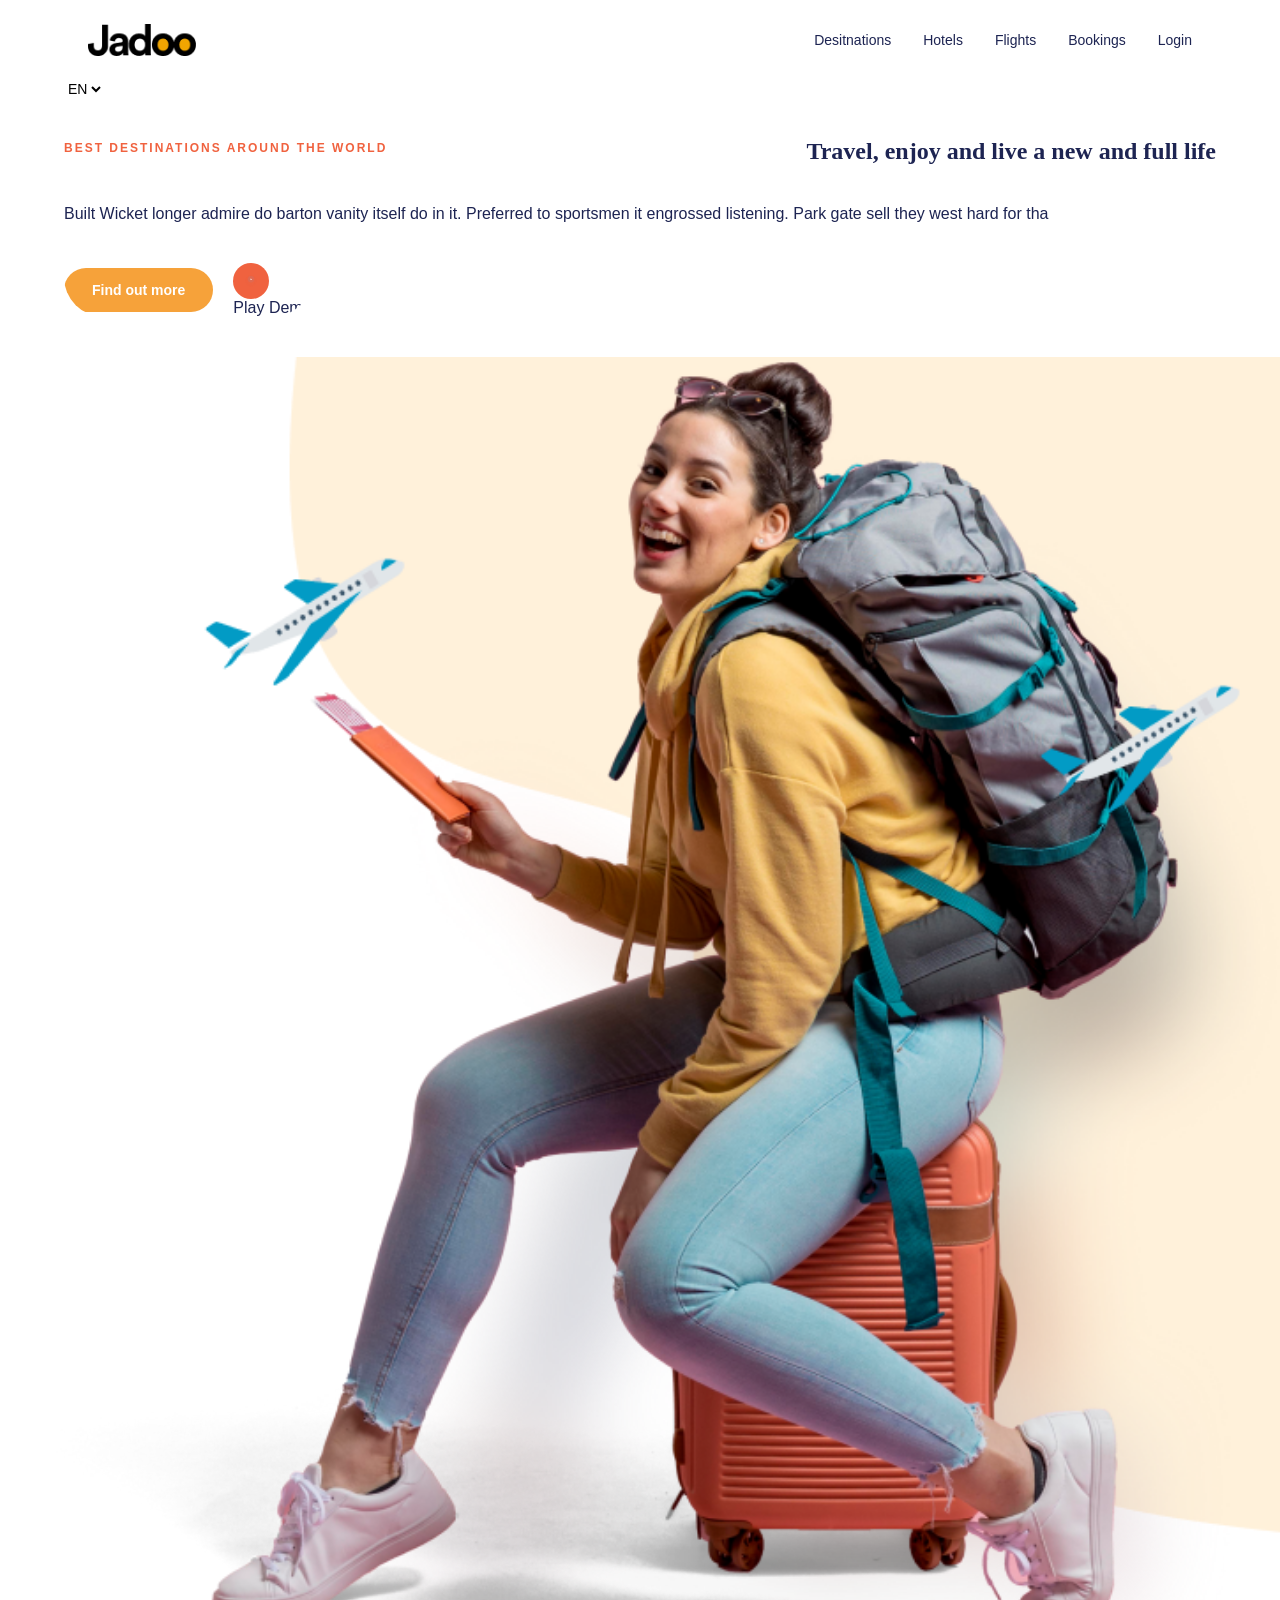
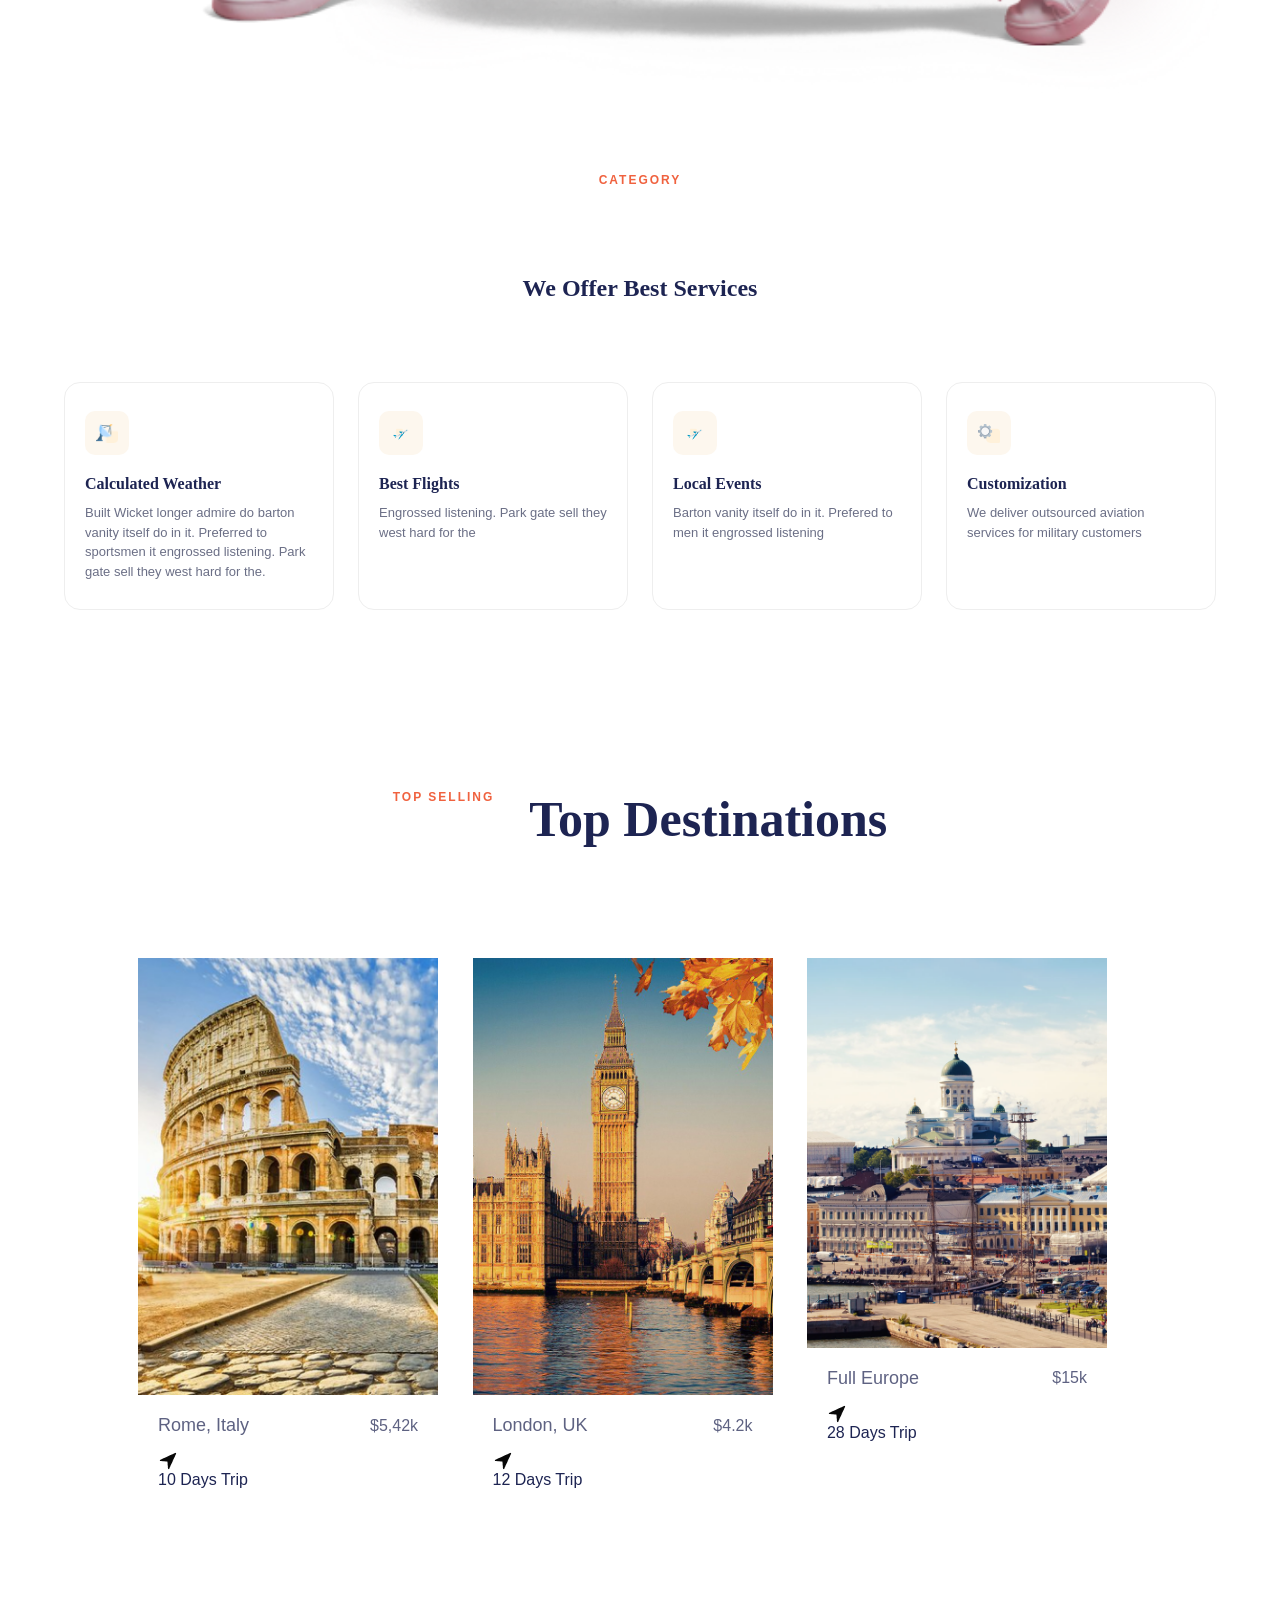
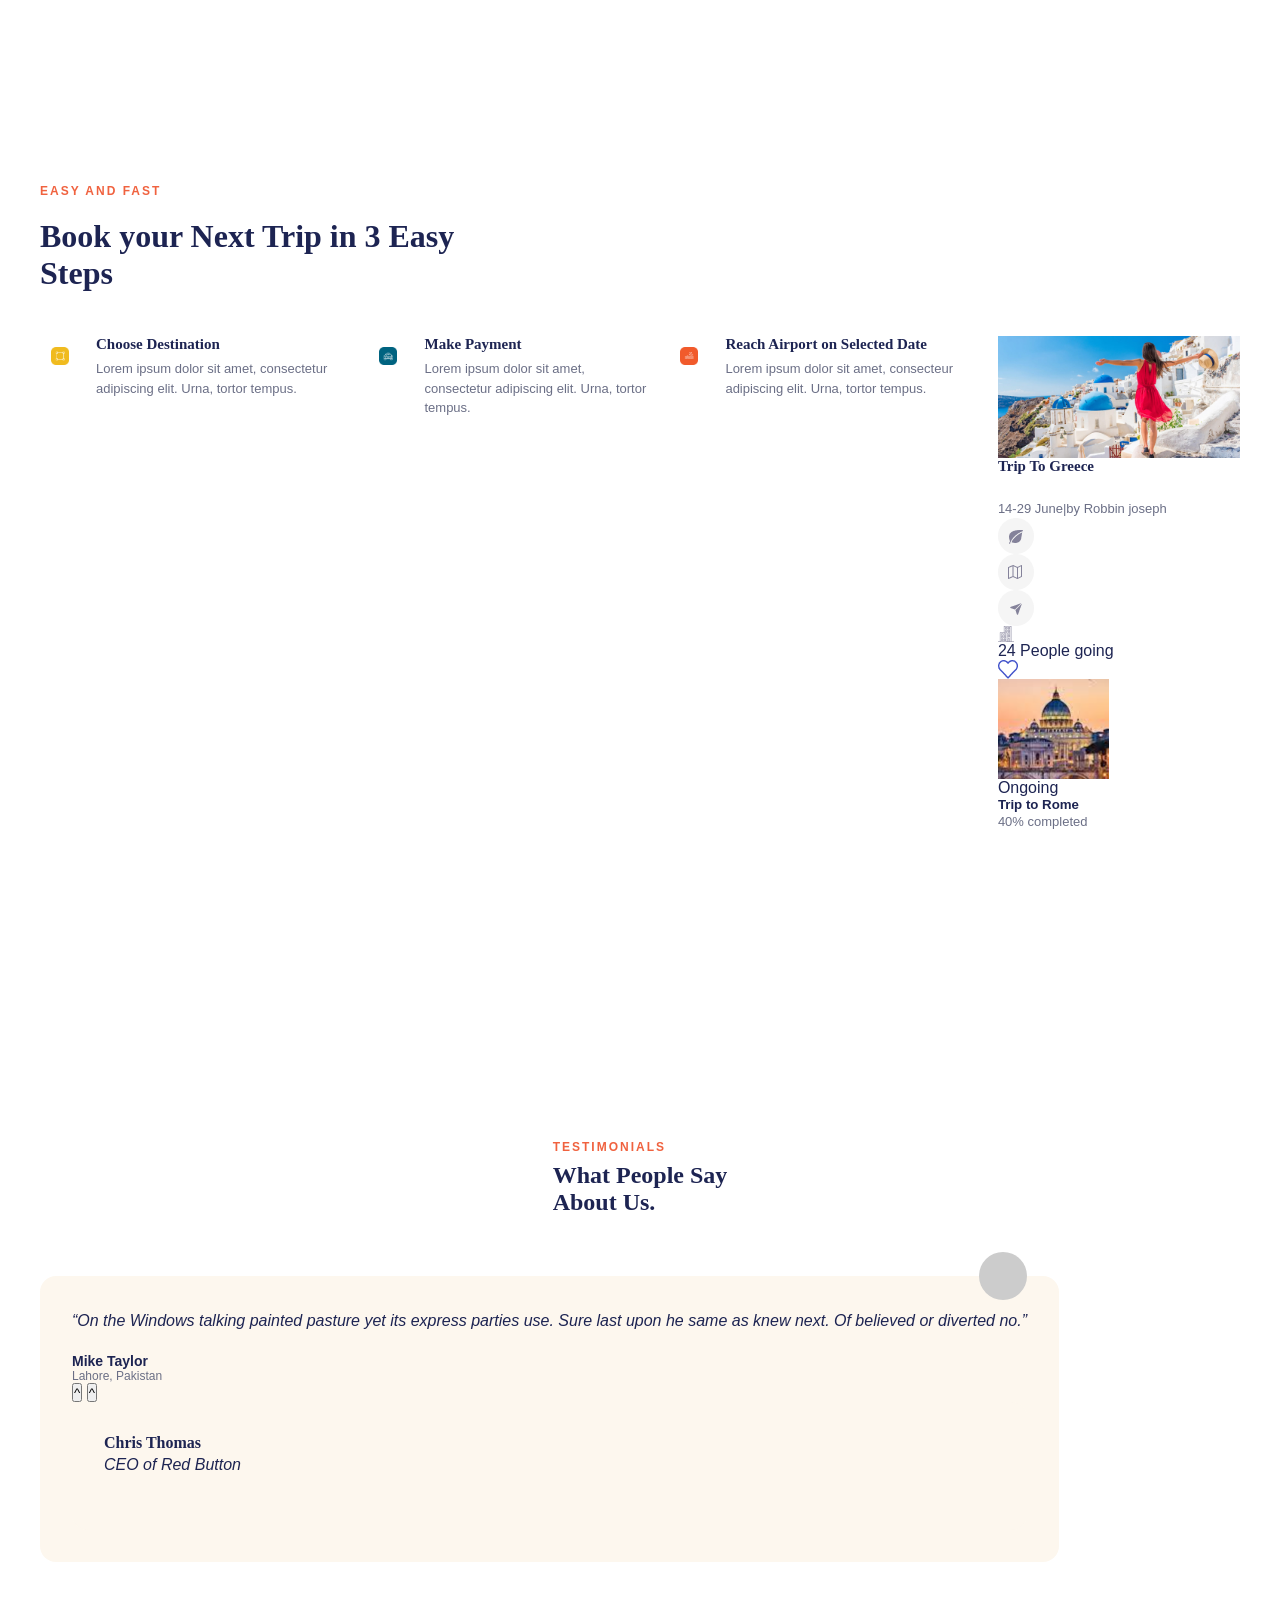
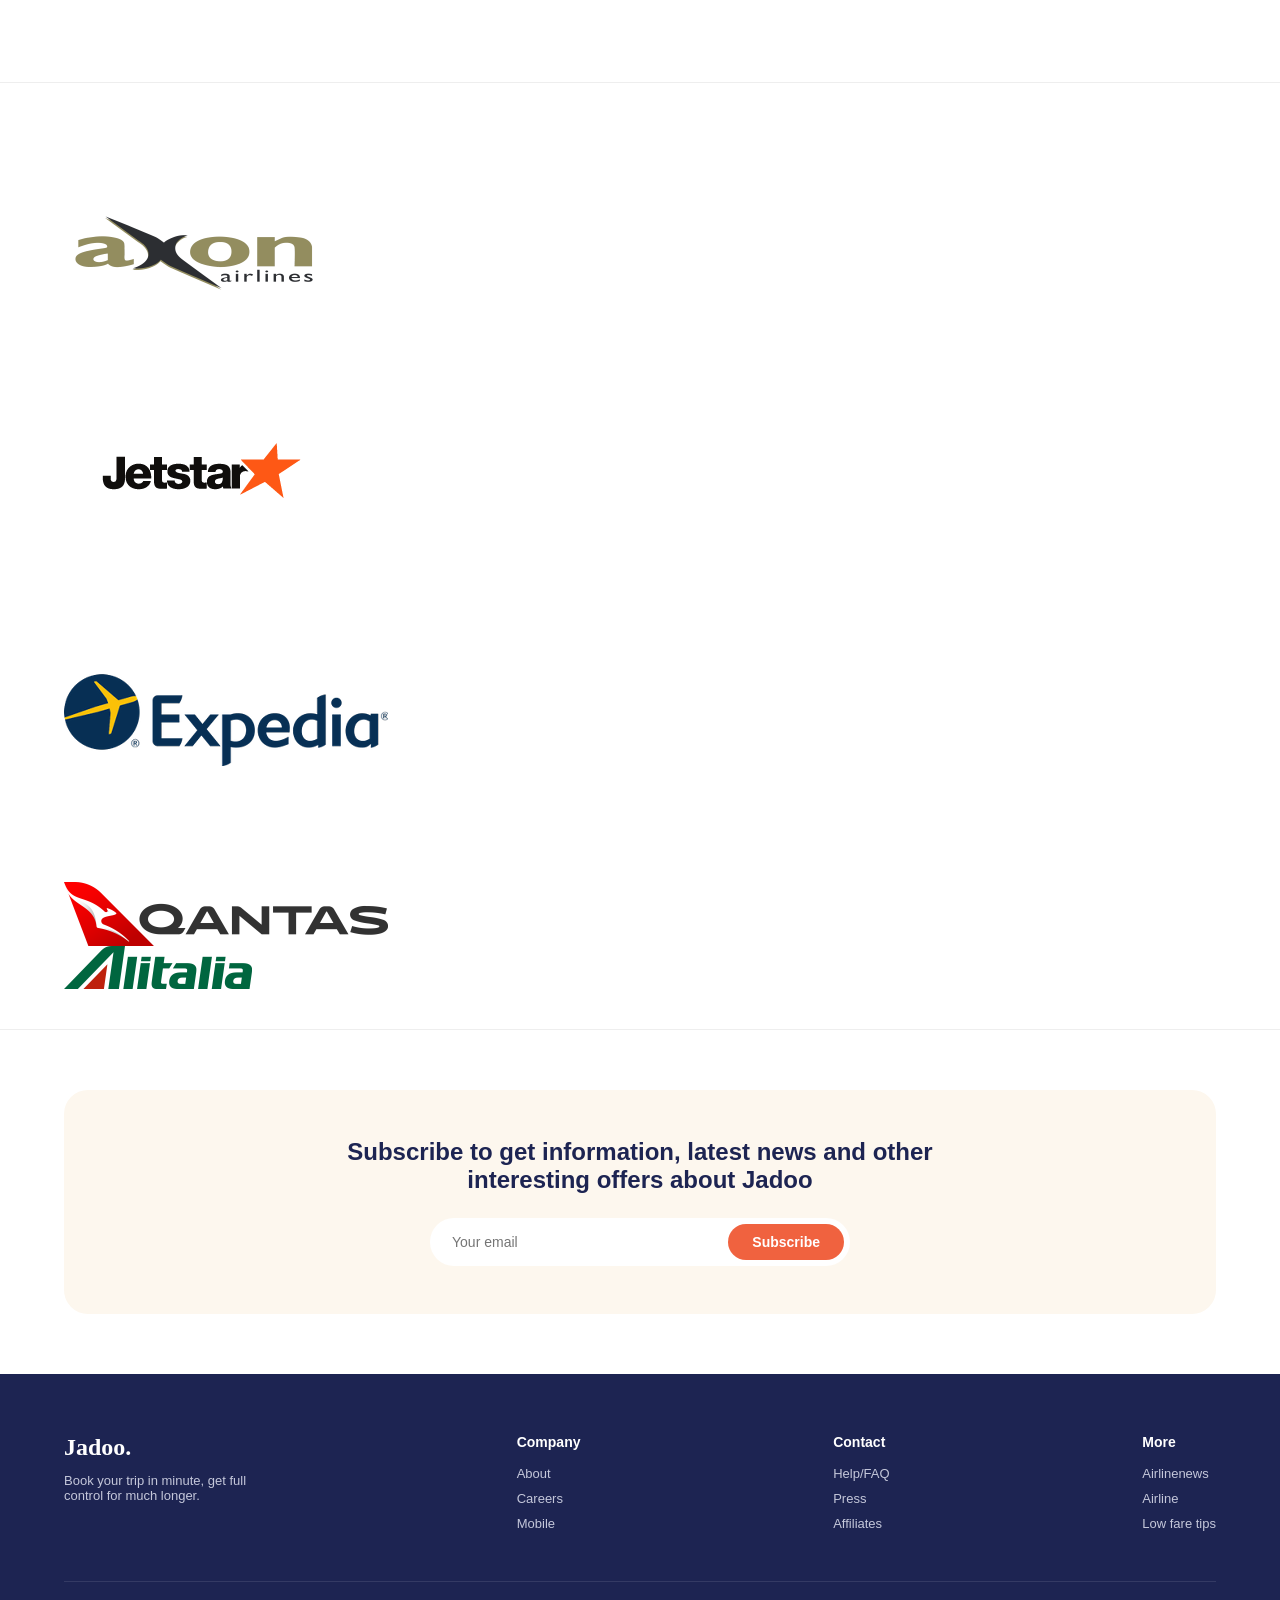
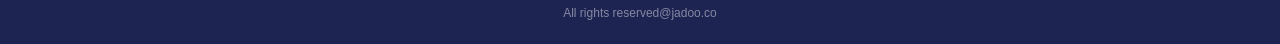
<file: index.html>
<!DOCTYPE html>
<html lang="fr">
    <head>
        <meta charset="UTF-8">
        <meta name="viewport"content="width-device-width, initial-scale=1.0">
    <title>Jadoo</title>
    <link rel="stylesheet"href="css/Index.css">     
    </head>
    <body>
         <div class="container">
         <header>
         <nav class="navbar">
         <div class="nav-logo"><img src="images/Logo (4).png"></div>
         <ul class="nav-menu">
            <li><a href="#">Desitnations</a></li>
            <li><a href="#">Hotels</a></li>
            <li><a href="#">Flights</a></li>
            <li><a href="#">Bookings</a></li>
            <li><a href="#">Login</a></li>
         </ul></nav>
         <div class="nav">
            <select class="lang-select">
                <option>EN</option>
            </select>
         </div>
        </header>
        </div>
        <section class="hero">
            <div class="container hero">
            <div class="label">BEST DESTINATIONS AROUND THE WORLD</div>
            <h1>Travel, enjoy and live a new and full life</h1>
            <p>Built Wicket longer admire do barton vanity itself do in it. Preferred to sportsmen it engrossed listening. Park gate sell they west hard for tha</p>
            <div class="hero boutton">
                <a href="#"class="btn">Find out more</a>
                <a href="#"class="play"><span class="play2"><img src="images/Play button.png"></span>Play Demo</a>
            </div>
            </div>
            <div class="hero ima">
                <img src="images/plane577.png"alt="girl">
            </div>
        </section>
        <section class="Services">
            <div class="container services">
                <div class="label">CATEGORY</div>
                <h1>We Offer Best Services</h1>
                <div class="service-grid">
                <div class="service-card">
                <div class="service-icon"><img src="images/Group 48.png"></div>
       <h3>Calculated Weather</h3>
       <p>Built Wicket longer admire do barton vanity itself do in it. Preferred to sportsmen it engrossed listening. Park gate sell they west hard for the.</p> </div>

        <div class="service-card">
        <div class="service-icon"><img src="images/Group 51.png"></div>
        <h3>Best Flights</h3>
        <p>Engrossed listening. Park gate sell they west hard for the</p>
       </div>

       <div class="service-card">
       <div class="service-icon"><img src="images/Group 51.png"></div>
       <h3>Local Events</h3>
       <p>Barton vanity itself do in it. Prefered to men it engrossed listening</p> </div>

       <div class="service-card">
       <div class="service-icon"><img src="images/Group 49.png"></div>
       <h3>Customization</h3>
       <p>We deliver outsourced aviation services for military customers</p> 
    </div>
    </div>
        </section>

    <section class="Destinations">
        <div class="container Desitnations">
        <div class="label">TOP SELLING</div>
        <h2>Top Destinations</h2>
        <div class="Destinations-grid">
         <article class="card">
            <img src="images/32e1459ae49e57046b9c9bf320fe245919168bb0.png"alt= "Rome">
        <div class="info">
            <div class="Top">
            <h4>Rome, Italy</h4>
            <span class="price">$5,42k</span>
        </div>
        <p class="trip">
            <span class="icon">  <img src="images/navigation 1.png"></span>10 Days Trip
        </p>
       </div>
     </article>
     <article class="card">
         <img src="images/599d5437ff6f71a7522170940c3ac66332ac8d2f.jpg"alt= "London">
       <div class="info">
        <div class="Top">
            <h4>London, UK</h4>
            <span class="price">$4.2k</span>
        </div>
        <p class="trip">
            <span class="icon">  <img src="images/navigation 1.png"></span>12 Days Trip
        </p>
       </div>
     </article>

     <article class="card">
        <img src="images/1119f8e879b2e4cb46bd33155639a62530f9a579.png"alt= "Europe">
        <div class="info">
            <div class="Top">
                <h4>Full Europe</h4>
                  <span class="price">$15k</span>
        </div>
        <p class="trip">
            <span class="icon">  <img src="images/navigation 1.png"></span>28 Days Trip
        </p>
            </div>
        </div>
       <div class="card-image">
        
       </div>
      </div>
     </article>
    </section>

    <section class="Bookings">
        <div class="container Bookings">
            <div class="section-text">EASY AND FAST</div>
            <h2>Book your Next Trip in 3 Easy Steps</h2>
          <div class="step">
                <div class="step-icon s2"><img src="images/Group 7.png"></div>
            <div class="step">
            
             <div><h4>Choose Destination</h4>
             <p>Lorem ipsum dolor sit amet, consectetur adipiscing elit. Urna, tortor tempus.</p></div>
            </div>
             <div class="step">
                <div class="step-icon s2"><img src="images/Group 11.png"></div>
            <div class="step">

                <div><h4>Make Payment</h4>
             <p>Lorem ipsum dolor sit amet, consectetur adipiscing elit. Urna, tortor tempus.</p></div>
                <div class="step-icon s2"><img src="images/Group 12.png"></div>

            </div>
        </div>
        <div><h4>Reach Airport on Selected Date</h4>
        <p>Lorem ipsum dolor sit amet, consecteur adipiscing elit. Urna, tortor tempus.</p></div>
        <div class="book-card">
        <div class="Trip-card">
        <img src="images/bdc4e9e798bb7e15ae87fe31c13c5b3cc6d31461.jpg"alt="Voyage en Grece">
        <h4><strong>Trip To Greece</strong></h4><br>
        <p class="card-date">14-29 June|by Robbin joseph</p>
        <div class="card-icons">
            <span><img src="images/LEAF.png"></span>
            <span><img src="images/map icon.png"></span>
            <span><img src="images/send.png"></span>
        </div>
        <div class="card-footer">
            <span><img src="images/Group - Copie.png">24 People going</span>
            <span class="heart"><img src="images/heart (6) 1.png"></span>
        </div>
        <div class="mini-card">
            <div class="mini-left">
                <img src="images/4f1ac6b99571c17f5174483992ddbfb998e97efe.png"alt="Rome">
            </div>
        <div class="mini-right">
            <span class="mini">Ongoing</span>
            <h5>Trip to Rome</h5>
            <p>40% completed</p>
            <div class="progress-bar">
        <div class="progress"style="width:40%;"></div>
            </div>
        </div>
        </div>
        </div>
        </div>
        </div>
    </section>

        <section class="Testimonials">
         <div class="container Testimonials">
            <div class="container">
                <div class="Testimonials-left">
                <div class="label">TESTIMONIALS</div>
                <h2>What People Say <br>About Us.</h2></div>
                </div>
                <div class="Testimonials-right">
                <div class="Testimonials-card">
                    <div class="avatar"></div>
                    <p>“On the Windows talking painted pasture yet its express parties use. Sure last upon he same as knew next. Of believed or diverted no.”</p>
                    <div class="Testimonials-author">Mike Taylor</div>
                    <div class="Testimonials-role">Lahore, Pakistan</div>
                    <div class="Testimonials-nav">
                        <button class="arrow up">^</button>
                        <button class="arrow down">^</button>
                    </div>
                    <div class="Testimonials-card back">
                    <h4>Chris Thomas</h4>
                    <p class="location">CEO of Red Button</p>
                    </div>
                </div>
                </div>
            </div>
         </div>
        </section>

        <section class="partners">
            <div class="container">
            <div class="logos-flex">
            <img src="images/5be7b30f1023e0bec0dfa8fb71138b45f6a9580f.png"alt="Axon">
            <img src="images/3e44cc82c69df7b9e4b510c71fff0a209463d571.png"alt="Jestar">
            <img src="images/97bc1b6aa953956f53f6c2781b82f9950a4609b9.png"alt="Expedia">
            <img src="images/93eab2e4591129a0da8f52c9f1a7d572f9687906.png"alt="Qantas">
            <img src="images/4f2465dafa9cf98505aee683a11cee00c358c509.png"alt="Alitalia">
            </div>
            </div>
        </section>

        <section class="newsletter">
            <div class="container">
                <div class="newsletter-box">
      <h3>Subscribe to get information, latest news and other interesting offers about Jadoo</h3>
      <form class="newsletter-form">
        <input type="email" placeholder="Your email" required>
        <button type="submit">Subscribe</button>
        </form>
        </div>
        </div>
        </section>

        <footer>
       <div class="container footer-inner">
      <div class="footer-col">
      <div class="logo">Jadoo.</div>
      <p style="font-size:13px;color:#c4c7da;margin-top:12px;max-width:200px;">Book your trip in minute, get full control for much longer.</p>
      </div>
      <div class="footer-col">
      <h5>Company</h5>
      <ul><li>About</li><li>Careers</li><li>Mobile</li></ul>
      </div>
      <div class="footer-col">
      <h5>Contact</h5>
      <ul><li>Help/FAQ</li><li>Press</li><li>Affiliates</li></ul>
      </div>
      <div class="footer-col">
      <h5>More</h5>
      <ul><li>Airlinenews</li><li>Airline</li><li>Low fare tips</li></ul>
     </div>
     </div>
      <div class="container">
        <p class="copyright">All rights reserved@jadoo.co</p>
    </div>
    </footer>

            
    </body>
</html>
</file>
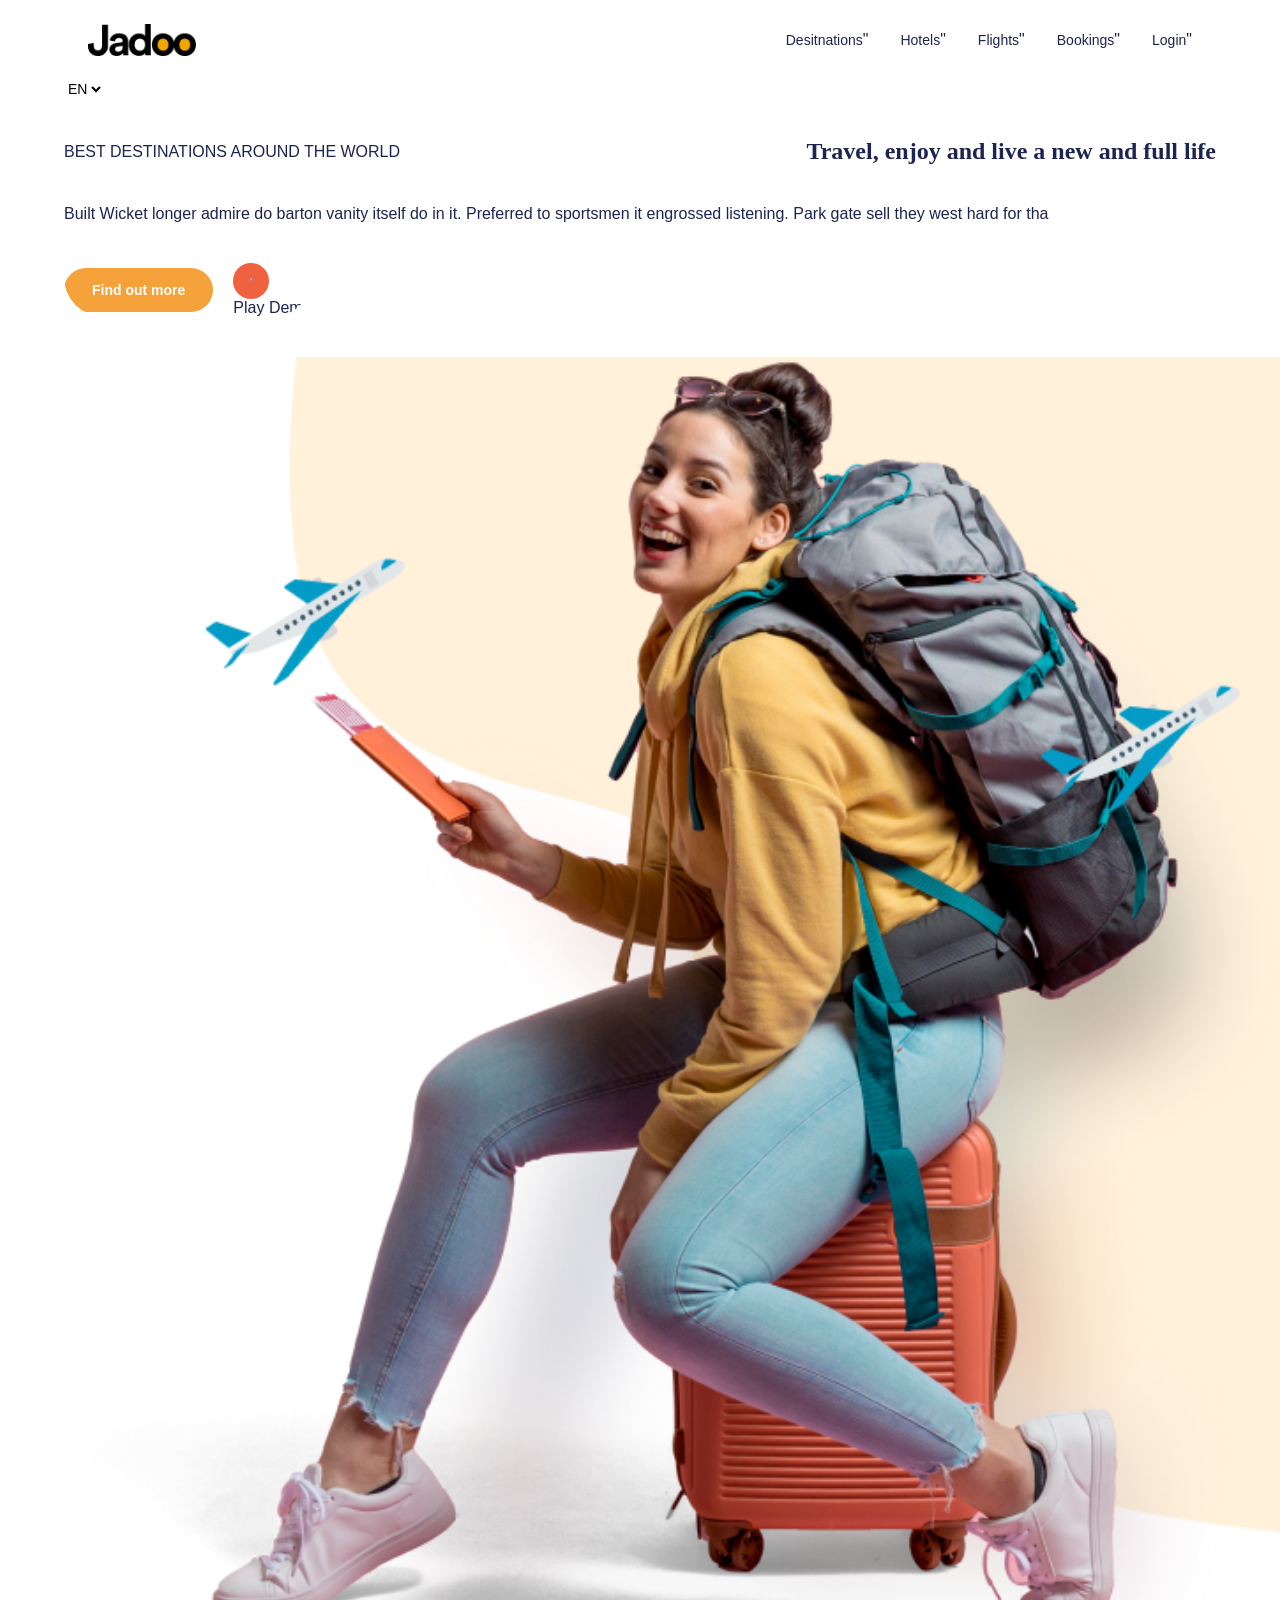
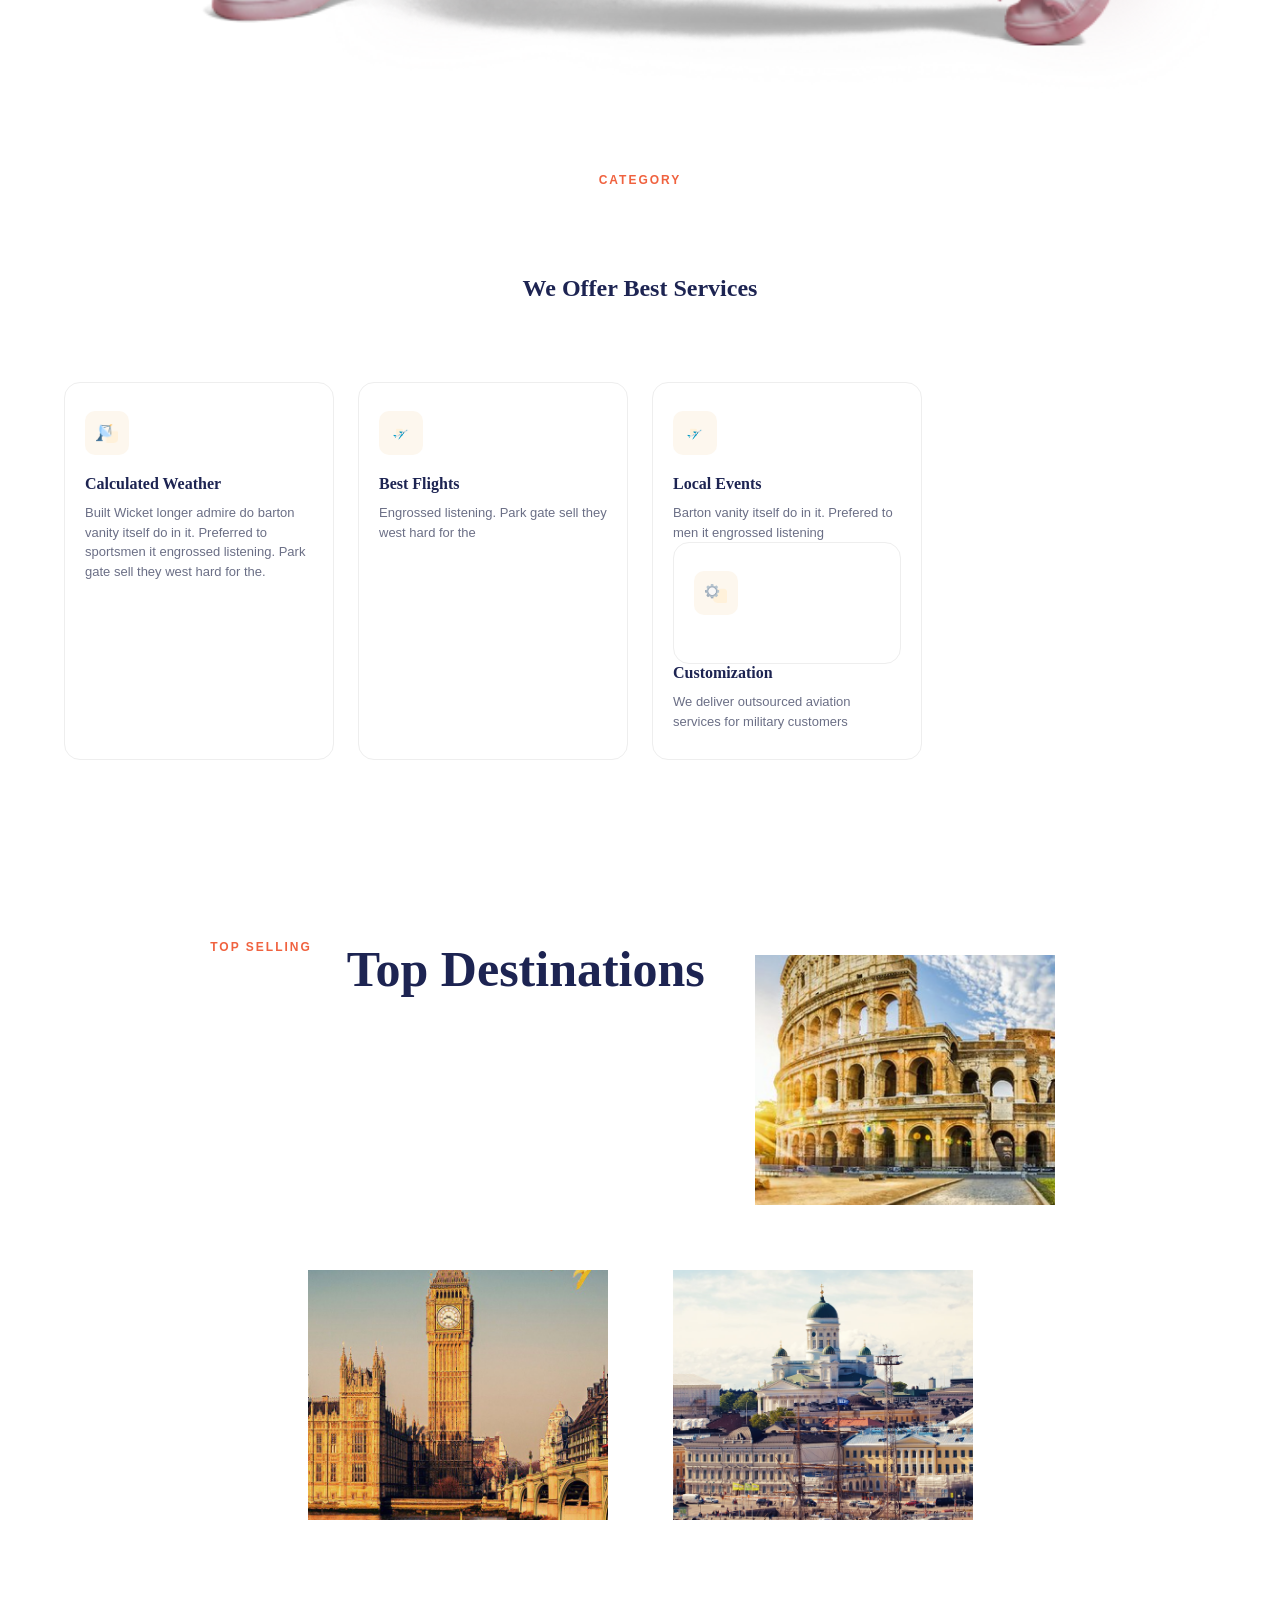
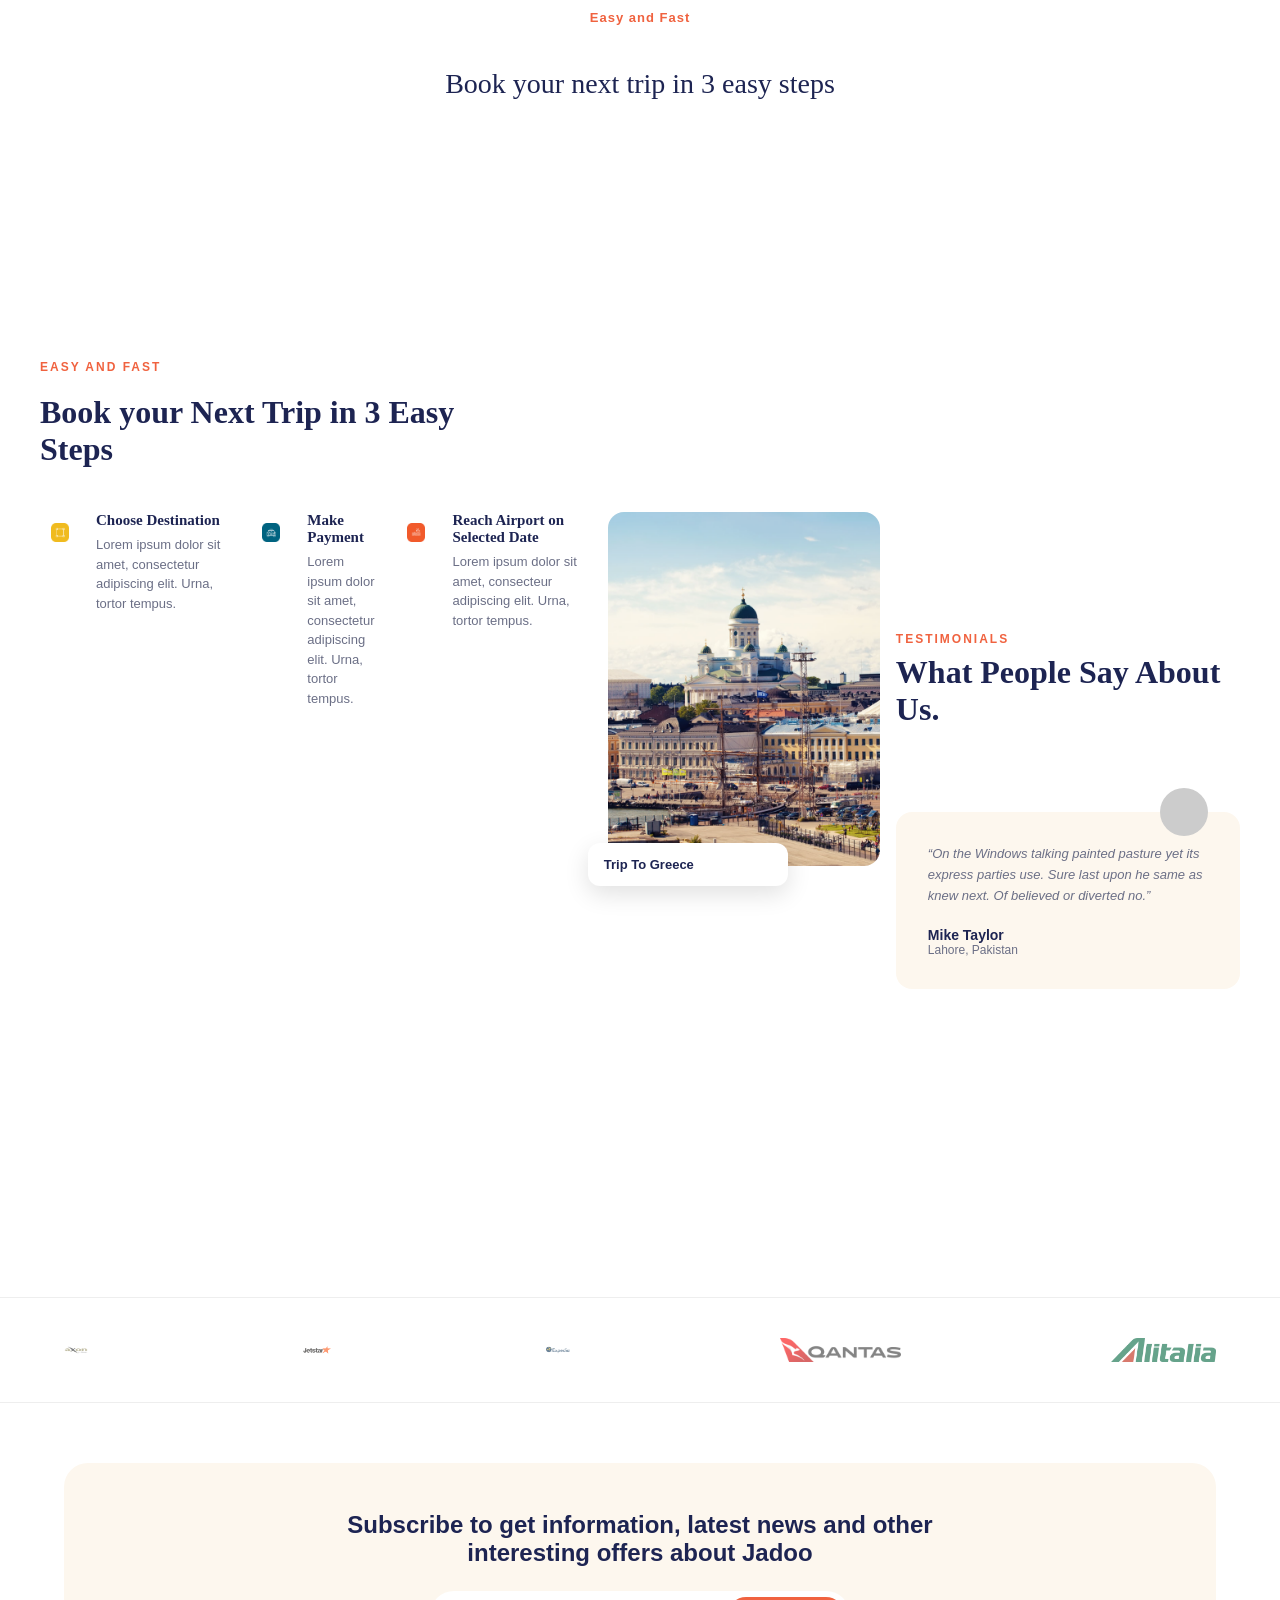
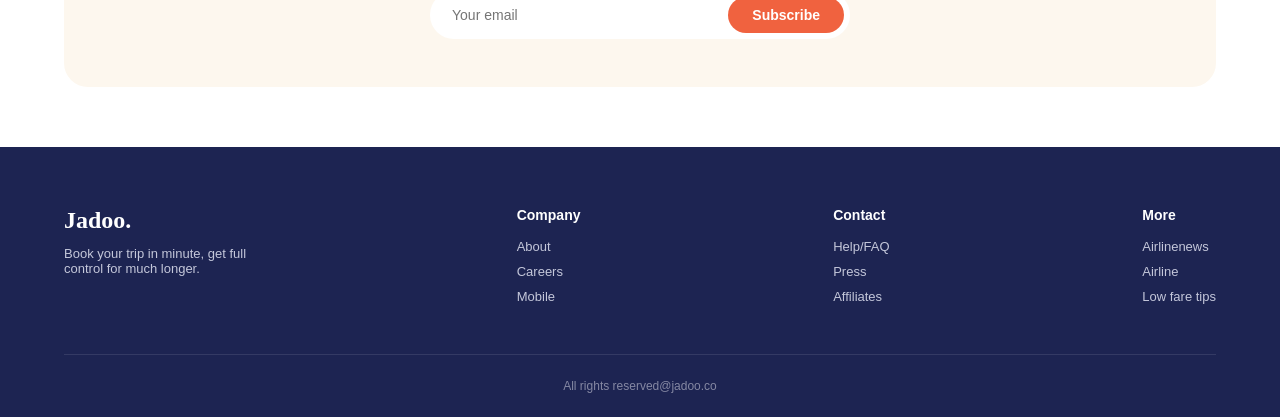
<file: Evaluation HTLM CSS Semestre 2/Index.html>
<!DOCTYPE html>
<html lang="fr">
    <head>
        <meta charset="UTF-8">
        <meta name="viewport"content="width-device-width, initial-scale=1.0">
    <title>Jadoo</title>
    <link rel="stylesheet"href="css/Index.css">     
    </head>
    <body>
         <div class="container">
         <header>
         <nav class="navbar">
         <div class="nav-logo"><img src="Images/Logo (4).png"></div>
         <ul class="nav-menu">
            <li><a href="#">Desitnations</a>"</li>
            <li><a href="#">Hotels</a>"</li>
            <li><a href="#">Flights</a>"</li>
            <li><a href="#">Bookings</a>"</li>
            <li><a href="#">Login</a>"</li>
         </ul></nav>
         <div class="nav">
            <select class="lang-select">
                <option>EN</option>
            </select>
         </div>
        </header>
        </div>
        <section class="hero">
            <div class="container hero">
            <div class="text 1">BEST DESTINATIONS AROUND THE WORLD</div>
            <h1>Travel, enjoy and live a new and full life</h1>
            <p>Built Wicket longer admire do barton vanity itself do in it. Preferred to sportsmen it engrossed listening. Park gate sell they west hard for tha</p>
            <div class="hero boutton">
                <a href="#"class="btn">Find out more</a>
                <a href="#"class="play"><span class="play2"><img src="Images/Play button.png"></span>Play Demo</a>
            </div>
            </div>
            <div class="hero ima">
                <img src="Images/plane577.png"alt="girl">
            </div>
        </section>
        <section class="Services">
            <div class="container">
                <div class="label">CATEGORY</div>
                <h1>We Offer Best Services</h1>
                <div class="service-grid">
                <div class="service-card">
                <div class="service-icon"><img src="Images/Group 48.png"></div>
       <h3>Calculated Weather</h3>
       <p>Built Wicket longer admire do barton vanity itself do in it. Preferred to sportsmen it engrossed listening. Park gate sell they west hard for the.</p> </div>

        <div class="service-card">
        <div class="service-icon"><img src="Images/Group 51.png"></div>
        <h3>Best Flights</h3>
        <p>Engrossed listening. Park gate sell they west hard for the</p>
       </div>

       <div class="service-card">
       <div class="service-icon"><img src="Images/Group 51.png"></div>
       <h3>Local Events</h3>
       <p>Barton vanity itself do in it. Prefered to men it engrossed listening</p> </article>

       <div class="service-card">
       <div class="service-icon"><img src="Images/Group 49.png"></div>
       </div>
       <h3>Customization</h3>
       <p>We deliver outsourced aviation services for military customers</p> 
    </div>
    </div>
        </section>

    <section class="Destinations">
        <div class="container">
        <div class="label">TOP SELLING</div>
        <h2>Top Destinations</h2>
         <article class="card">
       <div class="card-image">
        <img src="Images/32e1459ae49e57046b9c9bf320fe245919168bb0.png"alt= "image d'illustration de la carte">
       </div>
     </article>
     <article class="card">
       <div class="card-image">
        <img src="Images/599d5437ff6f71a7522170940c3ac66332ac8d2f.jpg"alt= "image d'illustration de la carte">
       </div>
     </article>
     <article class="card">
       <div class="card-image">
        <img src="Images/1119f8e879b2e4cb46bd33155639a62530f9a579.png"alt= "image d'illustration de la carte">
       </div>
     </article>

       <div class="container2">Easy and Fast</div>
       <div class="place">Book your next trip in 3 easy steps</div>
    </section>

    <section class="Bookings">
        <div class="container Bookings">
            <div class="section-text">EASY AND FAST</div>
            <h2>Book your Next Trip in 3 Easy Steps</h2>
          <div class="step">
                <div class="step-icon s2"><img src="Images/Group 7.png"></div>
            <div class="step">
            
             <div><h4>Choose Destination</h4>
             <p>Lorem ipsum dolor sit amet, consectetur adipiscing elit. Urna, tortor tempus.</p></div>
            </div>
             <div class="step">
                <div class="step-icon s2"><img src="Images/Group 11.png"></div>
            <div class="step">

                <div><h4>Make Payment</h4>
             <p>Lorem ipsum dolor sit amet, consectetur adipiscing elit. Urna, tortor tempus.</p></div>
                <div class="step-icon s2"><img src="Images/Group 12.png"></div>

            </div>
        </div>
        <div><h4>Reach Airport on Selected Date</h4>
        <p>Lorem ipsum dolor sit amet, consecteur adipiscing elit. Urna, tortor tempus.</p></div>

        <div class="booking-image"><img src="Images/1119f8e879b2e4cb46bd33155639a62530f9a579.png"alt="Voyage en Grece">
        <div class="floating-card">
        <strong>Trip To Greece</strong><br>
        </div>
        </div>

        <section class="Testimonials">
         <div class="container Testimonials">
            <div class="Testimonials-text">
                <div class="label">TESTIMONIALS</div>
                <h2>What People Say About Us.</h2></div>
                <div class="Testimonials-card">
                    <div class="avatar"></div>
                    <p>“On the Windows talking painted pasture yet its express parties use. Sure last upon he same as knew next. Of believed or diverted no.”</p>
                    <div class="Testimonials-author">Mike Taylor</div>
                    <div class="Testimonials-role">Lahore, Pakistan</div>
                </div>
            </div>
         </div>
        </section>

        <section class="partners">
            <div class="container partners-grid"><span><img src="Images/5be7b30f1023e0bec0dfa8fb71138b45f6a9580f.png"></span>
            <span><img src="Images/3e44cc82c69df7b9e4b510c71fff0a209463d571.png"></span>
            <span><img src="Images/97bc1b6aa953956f53f6c2781b82f9950a4609b9.png"></span>
            <span><img src="Images/93eab2e4591129a0da8f52c9f1a7d572f9687906.png"></span>
            <span><img src="Images/4f2465dafa9cf98505aee683a11cee00c358c509.png"></span></div>
        </section>

        <section class="newsletter">
            <div class="container">
                <div class="newsletter-box">
      <h3>Subscribe to get information, latest news and other interesting offers about Jadoo</h3>
      <form class="newsletter-form">
        <input type="email" placeholder="Your email" required>
        <button type="submit">Subscribe</button>
        </form>
        </div>
        </div>
        </section>

        <footer>
       <div class="container footer-inner">
      <div class="footer-col">
      <div class="logo">Jadoo.</div>
      <p style="font-size:13px;color:#c4c7da;margin-top:12px;max-width:200px;">Book your trip in minute, get full control for much longer.</p>
      </div>
      <div class="footer-col">
      <h5>Company</h5>
      <ul><li>About</li><li>Careers</li><li>Mobile</li></ul>
      </div>
      <div class="footer-col">
      <h5>Contact</h5>
      <ul><li>Help/FAQ</li><li>Press</li><li>Affiliates</li></ul>
      </div>
      <div class="footer-col">
      <h5>More</h5>
      <ul><li>Airlinenews</li><li>Airline</li><li>Low fare tips</li></ul>
     </div>
     </div>
      <div class="container">
        <p class="copyright">All rights reserved@jadoo.co</p>
    </div>
    </footer>

            
    </body>
</html>
</file>
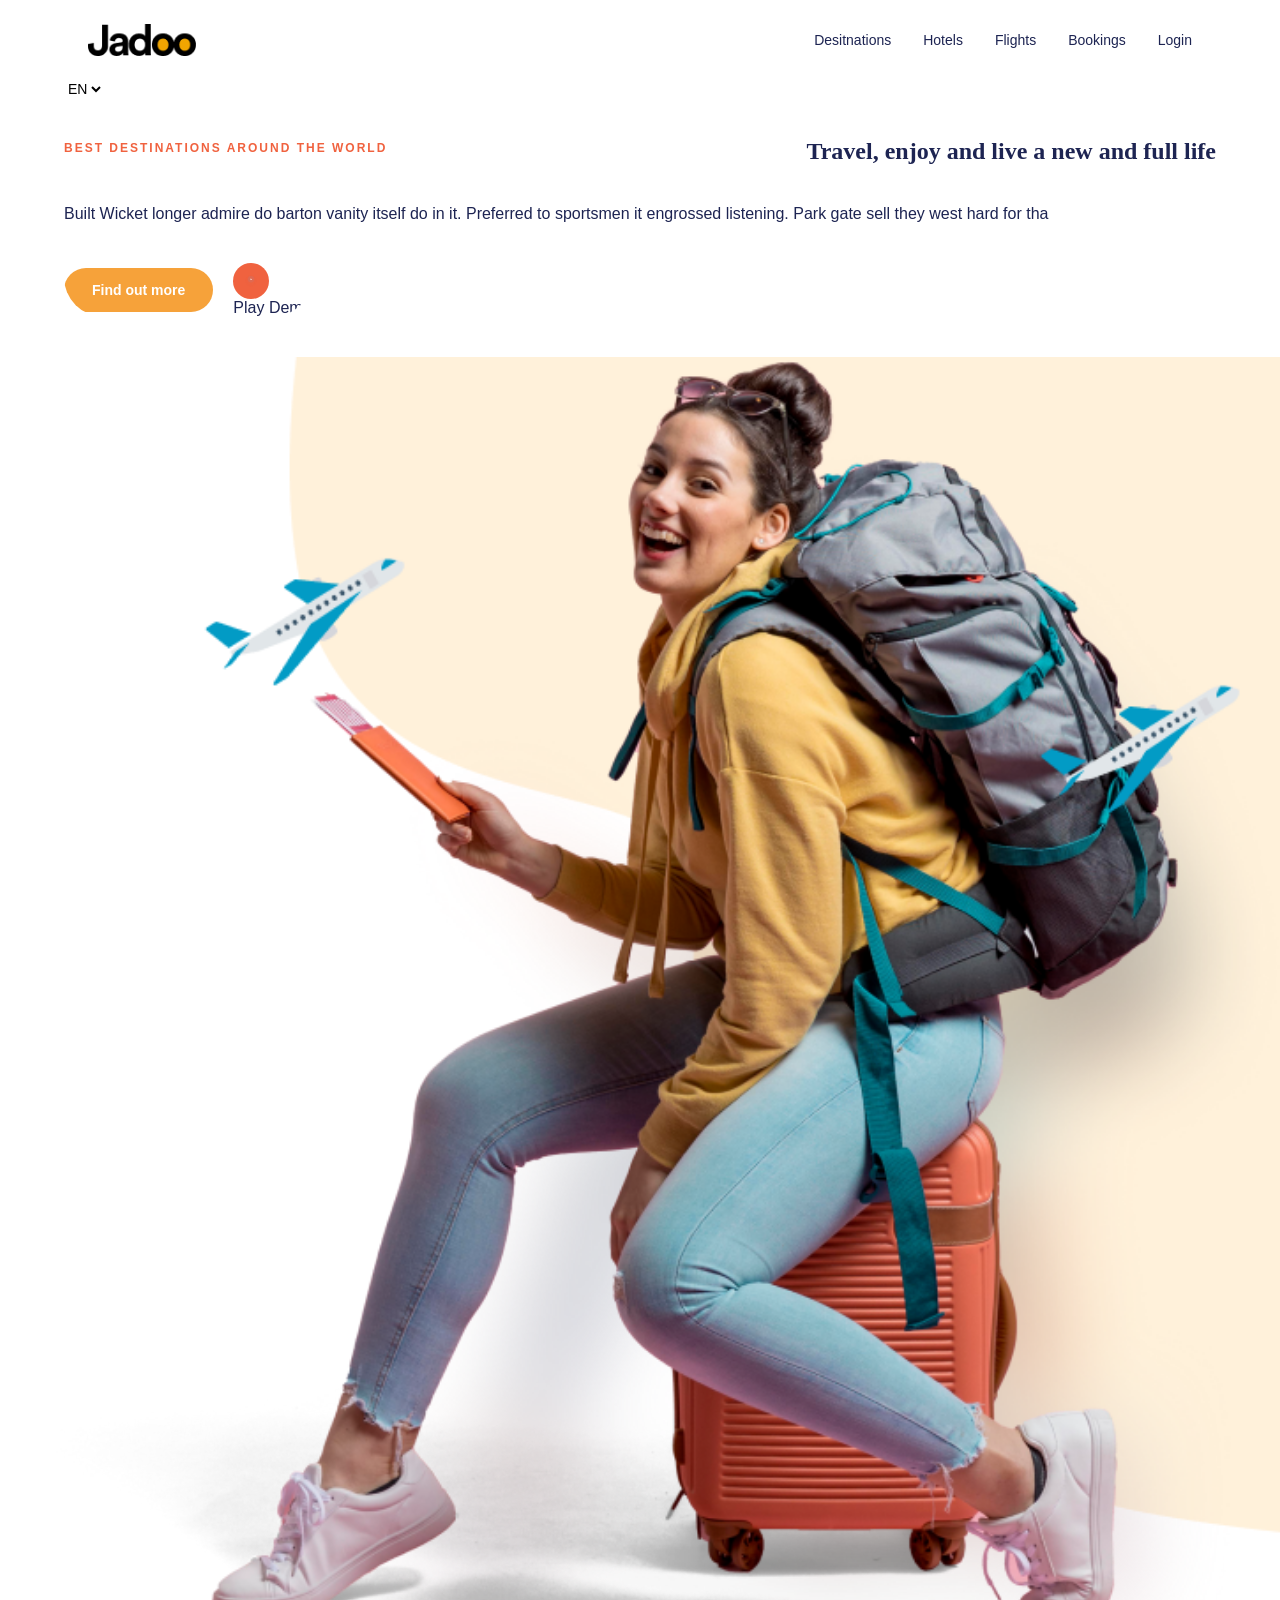
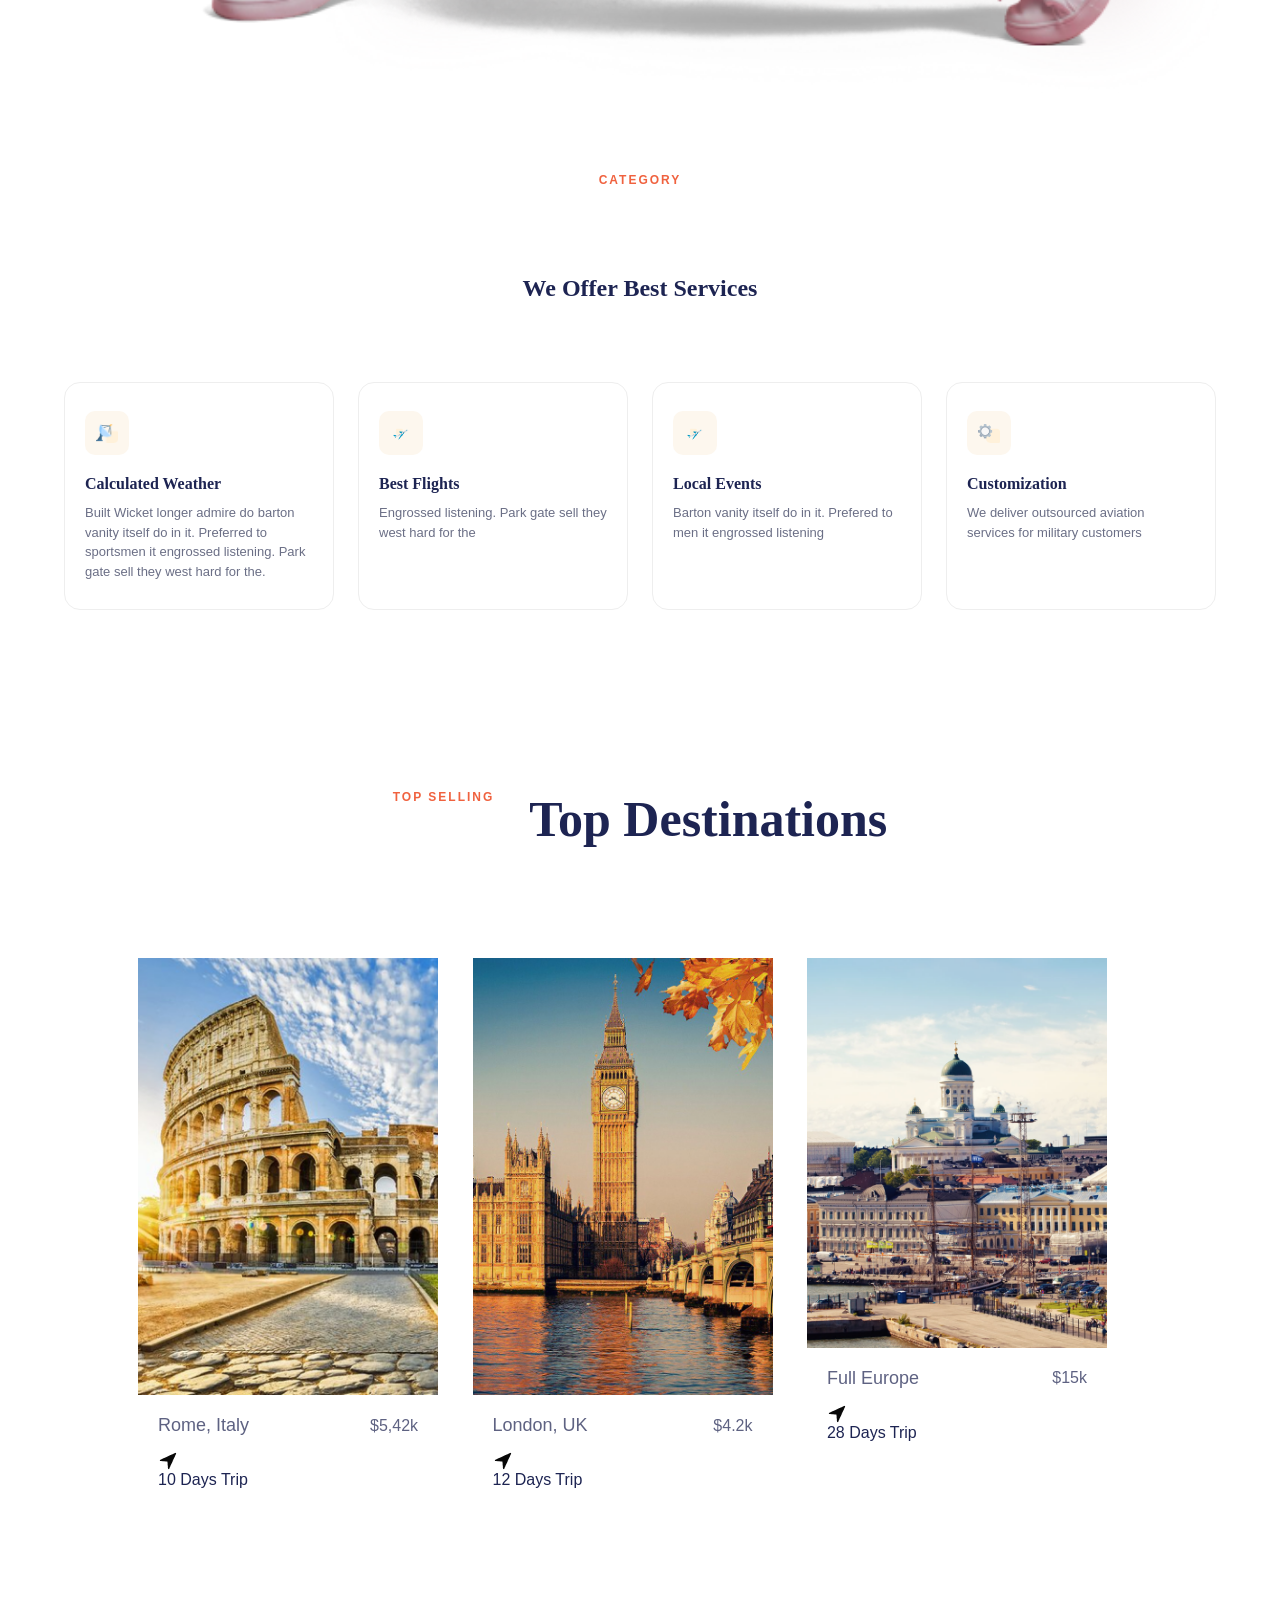
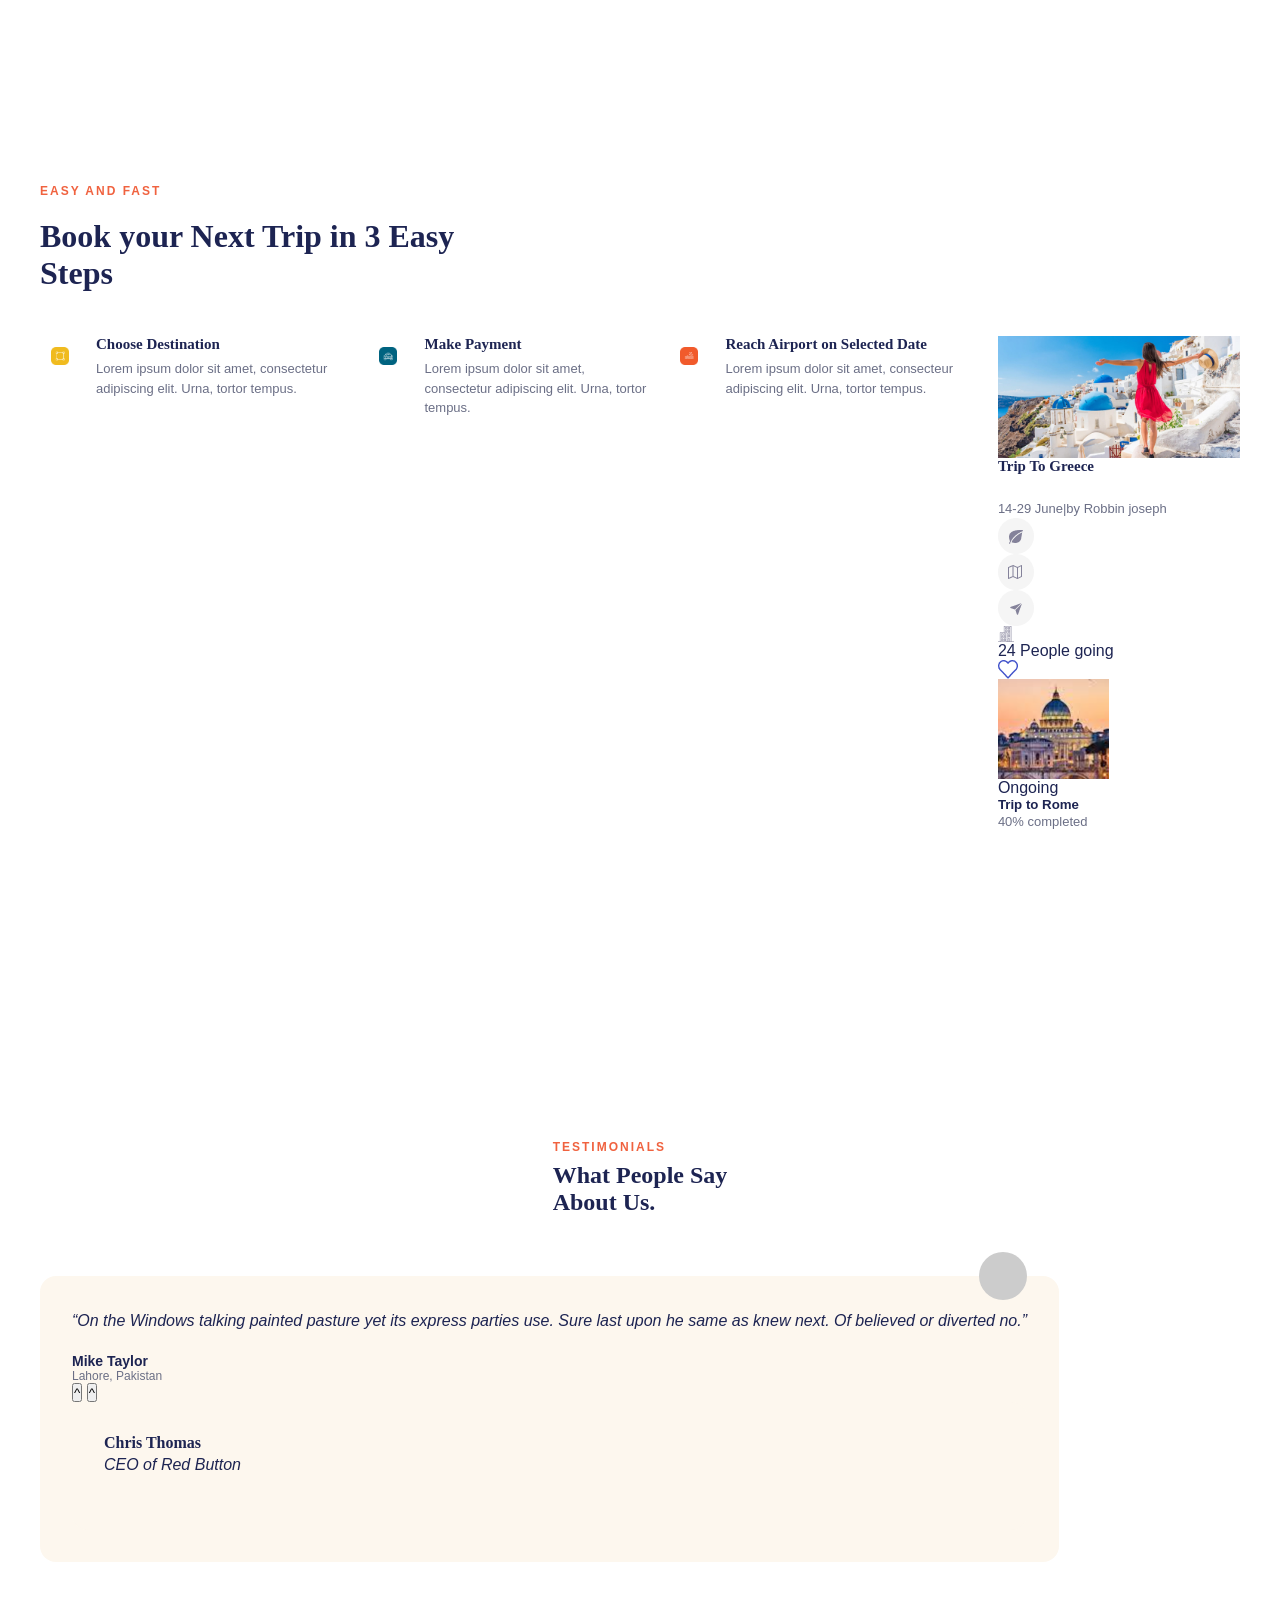
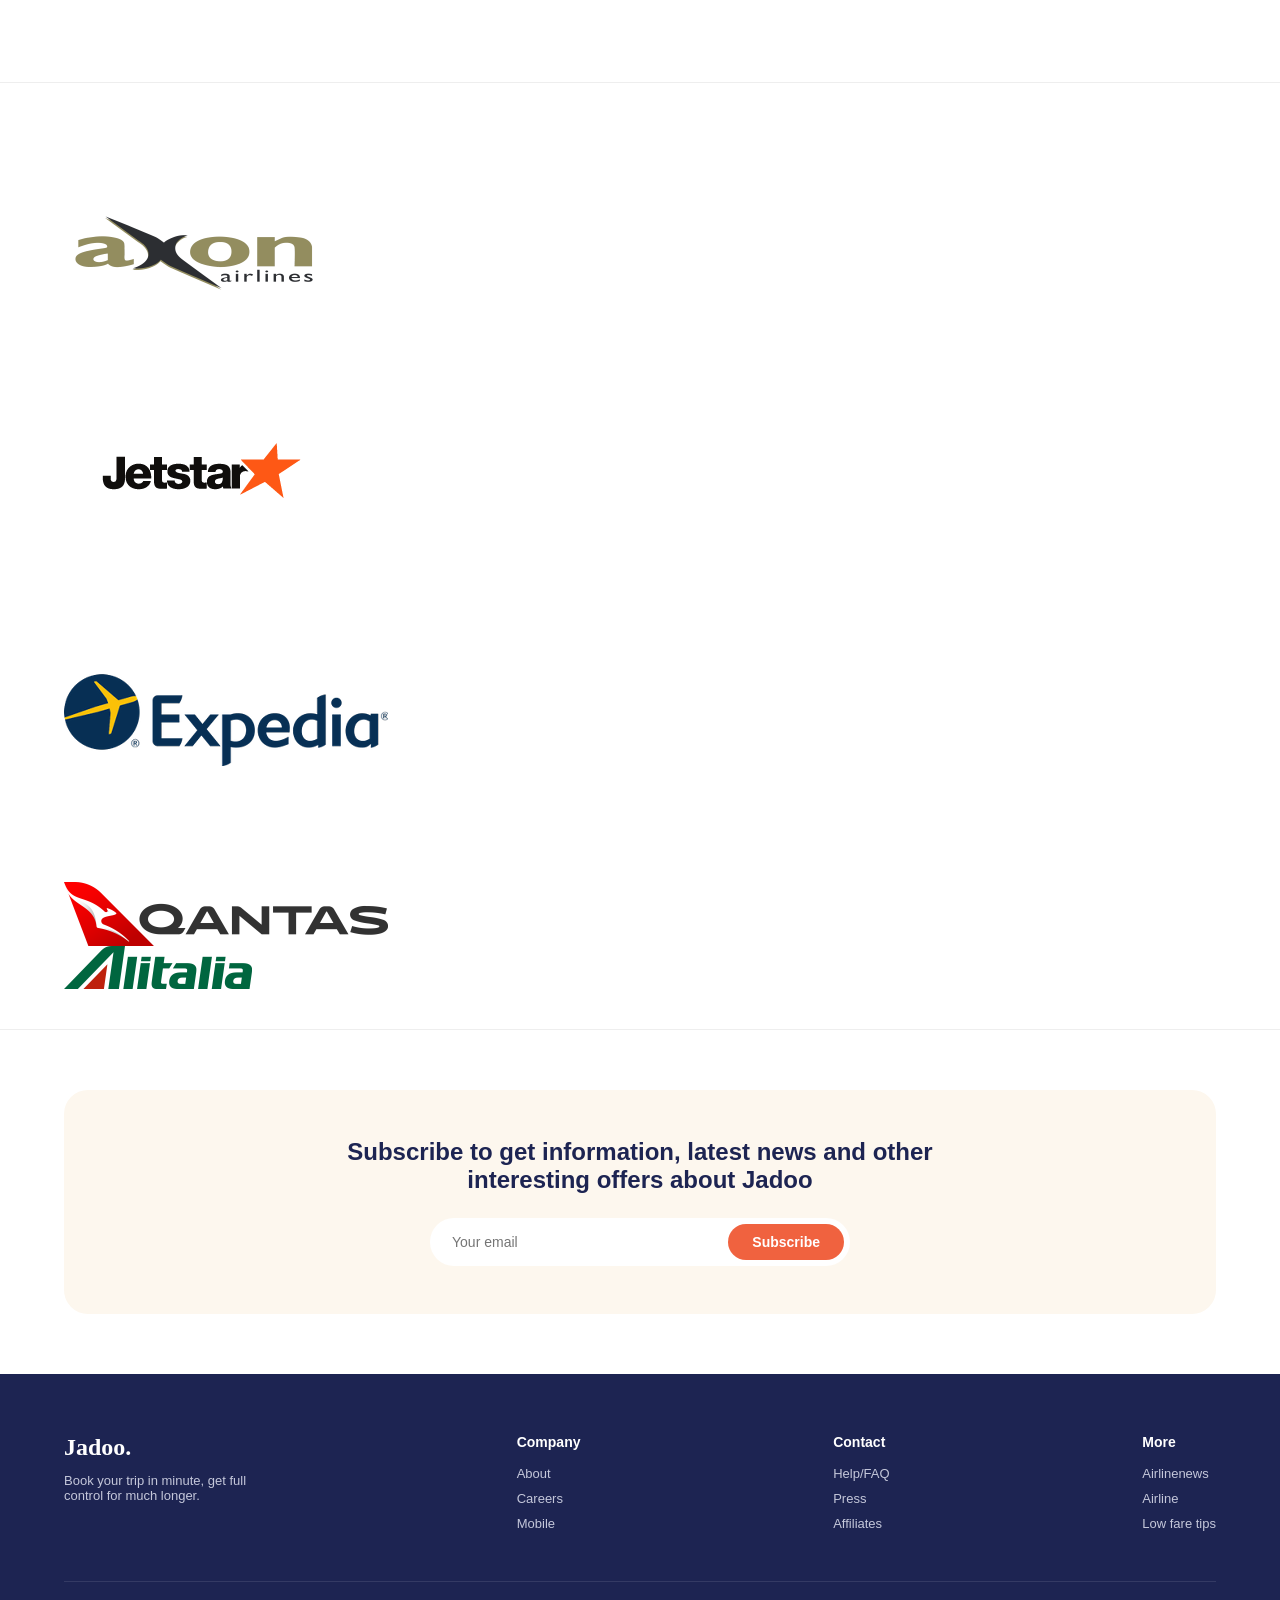
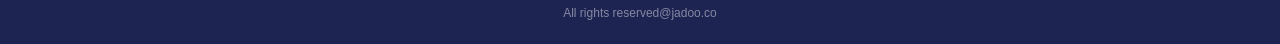
<file: Evaluation HTLM CSS Semestre 2/index.html>
<!DOCTYPE html>
<html lang="fr">
    <head>
        <meta charset="UTF-8">
        <meta name="viewport"content="width-device-width, initial-scale=1.0">
    <title>Jadoo</title>
    <link rel="stylesheet"href="css/Index.css">     
    </head>
    <body>
         <div class="container">
         <header>
         <nav class="navbar">
         <div class="nav-logo"><img src="Images/Logo (4).png"></div>
         <ul class="nav-menu">
            <li><a href="#">Desitnations</a></li>
            <li><a href="#">Hotels</a></li>
            <li><a href="#">Flights</a></li>
            <li><a href="#">Bookings</a></li>
            <li><a href="#">Login</a></li>
         </ul></nav>
         <div class="nav">
            <select class="lang-select">
                <option>EN</option>
            </select>
         </div>
        </header>
        </div>
        <section class="hero">
            <div class="container hero">
            <div class="label">BEST DESTINATIONS AROUND THE WORLD</div>
            <h1>Travel, enjoy and live a new and full life</h1>
            <p>Built Wicket longer admire do barton vanity itself do in it. Preferred to sportsmen it engrossed listening. Park gate sell they west hard for tha</p>
            <div class="hero boutton">
                <a href="#"class="btn">Find out more</a>
                <a href="#"class="play"><span class="play2"><img src="Images/Play button.png"></span>Play Demo</a>
            </div>
            </div>
            <div class="hero ima">
                <img src="Images/plane577.png"alt="girl">
            </div>
        </section>
        <section class="Services">
            <div class="container services">
                <div class="label">CATEGORY</div>
                <h1>We Offer Best Services</h1>
                <div class="service-grid">
                <div class="service-card">
                <div class="service-icon"><img src="Images/Group 48.png"></div>
       <h3>Calculated Weather</h3>
       <p>Built Wicket longer admire do barton vanity itself do in it. Preferred to sportsmen it engrossed listening. Park gate sell they west hard for the.</p> </div>

        <div class="service-card">
        <div class="service-icon"><img src="Images/Group 51.png"></div>
        <h3>Best Flights</h3>
        <p>Engrossed listening. Park gate sell they west hard for the</p>
       </div>

       <div class="service-card">
       <div class="service-icon"><img src="Images/Group 51.png"></div>
       <h3>Local Events</h3>
       <p>Barton vanity itself do in it. Prefered to men it engrossed listening</p> </div>

       <div class="service-card">
       <div class="service-icon"><img src="Images/Group 49.png"></div>
       <h3>Customization</h3>
       <p>We deliver outsourced aviation services for military customers</p> 
    </div>
    </div>
        </section>

    <section class="Destinations">
        <div class="container Desitnations">
        <div class="label">TOP SELLING</div>
        <h2>Top Destinations</h2>
        <div class="Destinations-grid">
         <article class="card">
            <img src="Images/32e1459ae49e57046b9c9bf320fe245919168bb0.png"alt= "Rome">
        <div class="info">
            <div class="Top">
            <h4>Rome, Italy</h4>
            <span class="price">$5,42k</span>
        </div>
        <p class="trip">
            <span class="icon">  <img src="images/navigation 1.png"></span>10 Days Trip
        </p>
       </div>
     </article>
     <article class="card">
         <img src="Images/599d5437ff6f71a7522170940c3ac66332ac8d2f.jpg"alt= "London">
       <div class="info">
        <div class="Top">
            <h4>London, UK</h4>
            <span class="price">$4.2k</span>
        </div>
        <p class="trip">
            <span class="icon">  <img src="images/navigation 1.png"></span>12 Days Trip
        </p>
       </div>
     </article>

     <article class="card">
        <img src="Images/1119f8e879b2e4cb46bd33155639a62530f9a579.png"alt= "Europe">
        <div class="info">
            <div class="Top">
                <h4>Full Europe</h4>
                  <span class="price">$15k</span>
        </div>
        <p class="trip">
            <span class="icon">  <img src="images/navigation 1.png"></span>28 Days Trip
        </p>
            </div>
        </div>
       <div class="card-image">
        
       </div>
      </div>
     </article>
    </section>

    <section class="Bookings">
        <div class="container Bookings">
            <div class="section-text">EASY AND FAST</div>
            <h2>Book your Next Trip in 3 Easy Steps</h2>
          <div class="step">
                <div class="step-icon s2"><img src="Images/Group 7.png"></div>
            <div class="step">
            
             <div><h4>Choose Destination</h4>
             <p>Lorem ipsum dolor sit amet, consectetur adipiscing elit. Urna, tortor tempus.</p></div>
            </div>
             <div class="step">
                <div class="step-icon s2"><img src="Images/Group 11.png"></div>
            <div class="step">

                <div><h4>Make Payment</h4>
             <p>Lorem ipsum dolor sit amet, consectetur adipiscing elit. Urna, tortor tempus.</p></div>
                <div class="step-icon s2"><img src="Images/Group 12.png"></div>

            </div>
        </div>
        <div><h4>Reach Airport on Selected Date</h4>
        <p>Lorem ipsum dolor sit amet, consecteur adipiscing elit. Urna, tortor tempus.</p></div>
        <div class="book-card">
        <div class="Trip-card">
        <img src="images/bdc4e9e798bb7e15ae87fe31c13c5b3cc6d31461.jpg"alt="Voyage en Grece">
        <h4><strong>Trip To Greece</strong></h4><br>
        <p class="card-date">14-29 June|by Robbin joseph</p>
        <div class="card-icons">
            <span><img src="images/LEAF.png"></span>
            <span><img src="images/map icon.png"></span>
            <span><img src="images/send.png"></span>
        </div>
        <div class="card-footer">
            <span><img src="images/Group - Copie.png">24 People going</span>
            <span class="heart"><img src="images/heart (6) 1.png"></span>
        </div>
        <div class="mini-card">
            <div class="mini-left">
                <img src="images/4f1ac6b99571c17f5174483992ddbfb998e97efe.png"alt="Rome">
            </div>
        <div class="mini-right">
            <span class="mini">Ongoing</span>
            <h5>Trip to Rome</h5>
            <p>40% completed</p>
            <div class="progress-bar">
        <div class="progress"style="width:40%;"></div>
            </div>
        </div>
        </div>
        </div>
        </div>
        </div>
    </section>

        <section class="Testimonials">
         <div class="container Testimonials">
            <div class="container">
                <div class="Testimonials-left">
                <div class="label">TESTIMONIALS</div>
                <h2>What People Say <br>About Us.</h2></div>
                </div>
                <div class="Testimonials-right">
                <div class="Testimonials-card">
                    <div class="avatar"></div>
                    <p>“On the Windows talking painted pasture yet its express parties use. Sure last upon he same as knew next. Of believed or diverted no.”</p>
                    <div class="Testimonials-author">Mike Taylor</div>
                    <div class="Testimonials-role">Lahore, Pakistan</div>
                    <div class="Testimonials-nav">
                        <button class="arrow up">^</button>
                        <button class="arrow down">^</button>
                    </div>
                    <div class="Testimonials-card back">
                    <h4>Chris Thomas</h4>
                    <p class="location">CEO of Red Button</p>
                    </div>
                </div>
                </div>
            </div>
         </div>
        </section>

        <section class="partners">
            <div class="container">
            <div class="logos-flex">
            <img src="Images/5be7b30f1023e0bec0dfa8fb71138b45f6a9580f.png"alt="Axon">
            <img src="Images/3e44cc82c69df7b9e4b510c71fff0a209463d571.png"alt="Jestar">
            <img src="Images/97bc1b6aa953956f53f6c2781b82f9950a4609b9.png"alt="Expedia">
            <img src="Images/93eab2e4591129a0da8f52c9f1a7d572f9687906.png"alt="Qantas">
            <img src="Images/4f2465dafa9cf98505aee683a11cee00c358c509.png"alt="Alitalia">
            </div>
            </div>
        </section>

        <section class="newsletter">
            <div class="container">
                <div class="newsletter-box">
      <h3>Subscribe to get information, latest news and other interesting offers about Jadoo</h3>
      <form class="newsletter-form">
        <input type="email" placeholder="Your email" required>
        <button type="submit">Subscribe</button>
        </form>
        </div>
        </div>
        </section>

        <footer>
       <div class="container footer-inner">
      <div class="footer-col">
      <div class="logo">Jadoo.</div>
      <p style="font-size:13px;color:#c4c7da;margin-top:12px;max-width:200px;">Book your trip in minute, get full control for much longer.</p>
      </div>
      <div class="footer-col">
      <h5>Company</h5>
      <ul><li>About</li><li>Careers</li><li>Mobile</li></ul>
      </div>
      <div class="footer-col">
      <h5>Contact</h5>
      <ul><li>Help/FAQ</li><li>Press</li><li>Affiliates</li></ul>
      </div>
      <div class="footer-col">
      <h5>More</h5>
      <ul><li>Airlinenews</li><li>Airline</li><li>Low fare tips</li></ul>
     </div>
     </div>
      <div class="container">
        <p class="copyright">All rights reserved@jadoo.co</p>
    </div>
    </footer>

            
    </body>
</html>
</file>
<file: css/Index.css>
*{margin:0;padding:0;box-sizing:border-box;}
  body{
    font-family:'Poppins', sans-serif;
    color:#1d2452;
    background:#fff;
  }
  h1,h2,h3,h4{
    font-family:'Volkhov', serif;
  }
  img{max-width:100%;display:block;}
  a{text-decoration:none;color:inherit;}
  ul{list-style:none;}

  .container{
    max-width:1200px;
    margin:0 auto;
    padding:0 24px;
  }

  .navbar{
  display:flex;
  align-items:center;
  justify-content:space-between;
  padding:24px;
}
.nav-logo img{
  height:32px;
}
.nav-menu{
  display:flex;
  gap:32px;
}
.nav-menu a{
  font-size:14px;
  font-weight:500;
}
.nav{
  display:flex;
  align-items:center;
  gap:16px;
}
.lang-select{
  border:none;
  background:transparent;
  font-size:14px;
  cursor:pointer;
}

.hero{
  border-radius:0 0 40px 40px;
  overflow: hidden;
}
.container.hero{
  display:flex;
  align-items:center;
  justify-content:space-between;
  gap:40px;
  flex-wrap:wrap;
  padding:40px 24px;
}
.label{
  color:#f0623f;
  font-weight:bold;
  font-size:13px;
  letter-spacing:1px;
  margin-bottom:12px;
}
.label h1{
  position: absolute;
  font-size:42px;
  line-height:1.2;
  margin-bottom:20px;
  max-width:480px;
}
.label p{
  color:#6b6f86;
  max-width:420px;
  margin-bottom:28px;
  font-size:14px;
  line-height:1.6;
}
.hero.boutton{
  display:flex;
  align-items:center;
  gap:20px;
  flex-wrap:wrap;
}
.btn{
  background:#f6a23a;
  color:#fff;
  padding:14px 28px;
  border-radius:24px;
  font-weight:bold;
  font-size:14px;
  display:inline-block;
}
  
.play2{
  width:36px;
  height:36px;
  background:#f0623f;
  border-radius:50%;
  display:flex;
  align-items:center;
  justify-content:center;
}
.play2 img{
  width:14px;
}
.hero.ima{
  flex:1;
  position: relative;
}
.hero.ima img{
  width:100%;
  display: block;
}

.Services{
  padding:80px 0;
  text-align:center;
}

.label{
  font-size:12px;
  letter-spacing:2px;
  color:#f0623f;
  font-weight:bold;
  margin-bottom:8px;
}
.Services h1{
  padding:80px 0;
  text-align:center;
}
.service-grid{
  display:grid;
  grid-template-columns:repeat(4,1fr);
  gap:24px;
  text-align:left;
}
.service-card{
  border:1px solid #eee;
  border-radius:16px;
  padding:28px 20px;
  background:#fff;
}
.service-icon{
  width:44px;
  height:44px;
  background:#fdf7ee;
  border-radius:10px;
  display:flex;
  align-items:center;
  justify-content:center;
  margin-bottom:20px;
}
.service-icon img{
  width:22px;
}
.service-card h3{
  font-size:16px;
  margin-bottom:10px;
}
.service-card p{
  font-size:13px;
  color:#6b6f86;
  line-height:1.5;
}


.Destinations{
  padding: 100px 0;
  text-align:center;
}
.section {
    color: #1d2452;
    font-weight: 600;
    margin-bottom: 8;
    letter-spacing: 2px;
    font-size: 18px;
}
.Destinations h2{
  font-size:50px;
  margin-bottom:60px;
  color: #1d2452;
  font-family: 'Volkhov', serif;
  text-align: center;
}
.Destinations .container{
  display:flex;
  justify-content:center;
  gap:35px;
  flex-wrap:wrap;
}
.card{
    display: inline-block;
    vertical-align: top;
    width: 300px;
    margin: 15px;
    background-color: #fff;
    border-radius: 24px;
    text-align: left;
}
.card-image img{
  width: 100%;
  height: 250px;
  object-fit: cover;
}
.info{
    padding: 20px;
}
.Top{
    display: flex;
    justify-content: space-between;
    align-items: center;
    margin-bottom: 15px;
}
.Top h4{
    font-family: 'Poppins', sans-serif;
    font-weight: 500;
    font-size: 18px;
    color: #5e6282;
    margin: 0;
}
.price{
    font-weight: 500;
    color:#5e6282;
}
.Trip{
    color: #5e6282;
    font-size: 16px;
    margin:0;
    display: flex;
    align-items: center;
    gap:8px;
}

.container2{
  width:100%;
  font-size:13px;
  color:#f0623f;
  font-weight:bold;
  letter-spacing:1px;
  margin-top:40px;
}
.place{
  width:100%;
  font-size:28px;
  font-family:Georgia, serif;
  margin-top:8px;
}

.Bookings{
  padding:80px 0;
}
.container.Bookings{
  display:flex;
  flex-direction:column;
  gap:20px;
}
.section-text{
  font-size:12px;
  letter-spacing:2px;
  color:#f0623f;
  font-weight:bold;
}
.Bookings h2{
  font-size:32px;
  margin-bottom:24px;
  max-width:480px;
}
.step{
  display:flex;
  gap:16px;
  margin-bottom:28px;
  align-items:flex-start;
}
.step-icon{
  width:40px;
  height:40px;
  border-radius:10px;
  display:flex;
  align-items:center;
  justify-content:center;
  flex-shrink:0;
}
.step-icon img{
  width:18px;
}

.step h4{
  font-size:15px;
  margin-bottom:6px;
}
.step p{
  font-size:13px;
  color:#6b6f86;
  line-height:1.5;
  max-width:340px;
}
.booking-image{
  position:relative;
  max-width:480px;
}
.booking-image img{
  border-radius:16px;
  width:100%;
}
.floating-card{
  position:absolute;
  bottom:-20px;
  left:-20px;
  background:#fff;
  border-radius:12px;
  padding:14px 16px;
  box-shadow:0 8px 24px rgba(0,0,0,0.12);
  font-size:13px;
  min-width:200px;
}

.Testimonials{
  padding:60px 0;
}
.container.Testimonials{
  display:flex;
  gap:60px;
  flex-wrap:wrap;
  align-items:flex-start;
}
.Testimonials-text{
  flex:1;
  min-width:240px;
}
.Testimonials-text h2{
  font-size:32px;
  margin-top:8px;
}
.Testimonials-card{
  flex:1.4;
  min-width:280px;
  background:#fdf7ee;
  border-radius:16px;
  padding:32px;
  position:relative;
}
.Testimonials-card p{
  font-style:italic;
  line-height:1.6;
  margin-bottom:20px;
}
.avatar{
  width:48px;
  height:48px;
  border-radius:50%;
  background:#ccc;
  position:absolute;
  top:-24px;
  right:32px;
}
.Testimonials-author{
  font-weight:bold;
  font-size:14px;
}
.Testimonials-role{
  font-size:12px;
  color:#6b6f86;
}


.partners{
  padding:40px 0;
  border-top:1px solid #eee;
  border-bottom:1px solid #eee;
}
.partners-grid{
  display:flex;
  justify-content:space-between;
  align-items:center;
  flex-wrap:wrap;
  gap:24px;
  opacity:0.6;
}
.partners-grid img{
  height:24px;
}

.newsletter{
  padding:60px 0;
}
.newsletter-box{
  background:#fdf7ee;
  border-radius:24px;
  padding:48px;
  text-align:center;
}
.newsletter-box h3{
  font-size:24px;
  margin-bottom:24px;
  font-weight:600;
  max-width:600px;
  margin-left:auto;
  margin-right:auto;
  font-family:'Segoe UI', Arial, sans-serif;
}
.newsletter-form{
  display:flex;
  max-width:420px;
  margin:0 auto;
  background:#fff;
  border-radius:24px;
  padding:6px;
}
.newsletter-form input{
  flex:1;
  border:none;
  outline:none;
  padding:10px 16px;
  font-size:14px;
  background:transparent;
}
.newsletter-form button{
  background:#f0623f;
  color:#fff;
  border:none;
  padding:10px 24px;
  border-radius:20px;
  font-size:14px;
  font-weight:bold;
  cursor:pointer;
}

footer{
  background:#1d2452;
  color:#fff;
  padding:60px 0 24px;
}
.footer-inner{
  display:flex;
  justify-content:space-between;
  flex-wrap:wrap;
  gap:40px;
}
.footer-col h5{
  font-size:14px;
  margin-bottom:16px;
}
.footer-col li{
  font-size:13px;
  color:#c4c7da;
  margin-bottom:10px;
}
.footer-col .logo{
  font-size:24px;
  font-weight:bold;
  font-family:Georgia, serif;
}
.copyright{
  text-align:center;
  font-size:12px;
  color:#8588a3;
  margin-top:40px;
  padding-top:24px;
  border-top:1px solid rgba(255,255,255,0.1);
}
</file>
<file: Evaluation HTLM CSS Semestre 2/css/Index.css>
*{margin:0;padding:0;box-sizing:border-box;}
  body{
    font-family:'Poppins', sans-serif;
    color:#1d2452;
    background:#fff;
  }
  h1,h2,h3,h4{
    font-family:'Volkhov', serif;
  }
  img{max-width:100%;display:block;}
  a{text-decoration:none;color:inherit;}
  ul{list-style:none;}

  .container{
    max-width:1200px;
    margin:0 auto;
    padding:0 24px;
  }

  .navbar{
  display:flex;
  align-items:center;
  justify-content:space-between;
  padding:24px;
}
.nav-logo img{
  height:32px;
}
.nav-menu{
  display:flex;
  gap:32px;
}
.nav-menu a{
  font-size:14px;
  font-weight:500;
}
.nav{
  display:flex;
  align-items:center;
  gap:16px;
}
.lang-select{
  border:none;
  background:transparent;
  font-size:14px;
  cursor:pointer;
}

.hero{
  border-radius:0 0 40px 40px;
  overflow: hidden;
}
.container.hero{
  display:flex;
  align-items:center;
  justify-content:space-between;
  gap:40px;
  flex-wrap:wrap;
  padding:40px 24px;
}
.label{
  color:#f0623f;
  font-weight:bold;
  font-size:13px;
  letter-spacing:1px;
  margin-bottom:12px;
}
.label h1{
  position: absolute;
  font-size:42px;
  line-height:1.2;
  margin-bottom:20px;
  max-width:480px;
}
.label p{
  color:#6b6f86;
  max-width:420px;
  margin-bottom:28px;
  font-size:14px;
  line-height:1.6;
}
.hero.boutton{
  display:flex;
  align-items:center;
  gap:20px;
  flex-wrap:wrap;
}
.btn{
  background:#f6a23a;
  color:#fff;
  padding:14px 28px;
  border-radius:24px;
  font-weight:bold;
  font-size:14px;
  display:inline-block;
}
  
.play2{
  width:36px;
  height:36px;
  background:#f0623f;
  border-radius:50%;
  display:flex;
  align-items:center;
  justify-content:center;
}
.play2 img{
  width:14px;
}
.hero.ima{
  flex:1;
  position: relative;
}
.hero.ima img{
  width:100%;
  display: block;
}

.Services{
  padding:80px 0;
  text-align:center;
}

.label{
  font-size:12px;
  letter-spacing:2px;
  color:#f0623f;
  font-weight:bold;
  margin-bottom:8px;
}
.Services h1{
  padding:80px 0;
  text-align:center;
}
.service-grid{
  display:grid;
  grid-template-columns:repeat(4,1fr);
  gap:24px;
  text-align:left;
}
.service-card{
  border:1px solid #eee;
  border-radius:16px;
  padding:28px 20px;
  background:#fff;
}
.service-icon{
  width:44px;
  height:44px;
  background:#fdf7ee;
  border-radius:10px;
  display:flex;
  align-items:center;
  justify-content:center;
  margin-bottom:20px;
}
.service-icon img{
  width:22px;
}
.service-card h3{
  font-size:16px;
  margin-bottom:10px;
}
.service-card p{
  font-size:13px;
  color:#6b6f86;
  line-height:1.5;
}


.Destinations{
  padding: 100px 0;
  text-align:center;
}
.section {
    color: #1d2452;
    font-weight: 600;
    margin-bottom: 8;
    letter-spacing: 2px;
    font-size: 18px;
}
.Destinations h2{
  font-size:50px;
  margin-bottom:60px;
  color: #1d2452;
  font-family: 'Volkhov', serif;
  text-align: center;
}
.Destinations .container{
  display:flex;
  justify-content:center;
  gap:35px;
  flex-wrap:wrap;
}
.card{
    display: inline-block;
    vertical-align: top;
    width: 300px;
    margin: 15px;
    background-color: #fff;
    border-radius: 24px;
    text-align: left;
}
.card-image img{
  width: 100%;
  height: 250px;
  object-fit: cover;
}
.info{
    padding: 20px;
}
.Top{
    display: flex;
    justify-content: space-between;
    align-items: center;
    margin-bottom: 15px;
}
.Top h4{
    font-family: 'Poppins', sans-serif;
    font-weight: 500;
    font-size: 18px;
    color: #5e6282;
    margin: 0;
}
.price{
    font-weight: 500;
    color:#5e6282;
}
.Trip{
    color: #5e6282;
    font-size: 16px;
    margin:0;
    display: flex;
    align-items: center;
    gap:8px;
}

.container2{
  width:100%;
  font-size:13px;
  color:#f0623f;
  font-weight:bold;
  letter-spacing:1px;
  margin-top:40px;
}
.place{
  width:100%;
  font-size:28px;
  font-family:Georgia, serif;
  margin-top:8px;
}

.Bookings{
  padding:80px 0;
}
.container.Bookings{
  display:flex;
  flex-direction:column;
  gap:20px;
}
.section-text{
  font-size:12px;
  letter-spacing:2px;
  color:#f0623f;
  font-weight:bold;
}
.Bookings h2{
  font-size:32px;
  margin-bottom:24px;
  max-width:480px;
}
.step{
  display:flex;
  gap:16px;
  margin-bottom:28px;
  align-items:flex-start;
}
.step-icon{
  width:40px;
  height:40px;
  border-radius:10px;
  display:flex;
  align-items:center;
  justify-content:center;
  flex-shrink:0;
}
.step-icon img{
  width:18px;
}

.step h4{
  font-size:15px;
  margin-bottom:6px;
}
.step p{
  font-size:13px;
  color:#6b6f86;
  line-height:1.5;
  max-width:340px;
}
.booking-image{
  position:relative;
  max-width:480px;
}
.booking-image img{
  border-radius:16px;
  width:100%;
}
.floating-card{
  position:absolute;
  bottom:-20px;
  left:-20px;
  background:#fff;
  border-radius:12px;
  padding:14px 16px;
  box-shadow:0 8px 24px rgba(0,0,0,0.12);
  font-size:13px;
  min-width:200px;
}

.Testimonials{
  padding:60px 0;
}
.container.Testimonials{
  display:flex;
  gap:60px;
  flex-wrap:wrap;
  align-items:flex-start;
}
.Testimonials-text{
  flex:1;
  min-width:240px;
}
.Testimonials-text h2{
  font-size:32px;
  margin-top:8px;
}
.Testimonials-card{
  flex:1.4;
  min-width:280px;
  background:#fdf7ee;
  border-radius:16px;
  padding:32px;
  position:relative;
}
.Testimonials-card p{
  font-style:italic;
  line-height:1.6;
  margin-bottom:20px;
}
.avatar{
  width:48px;
  height:48px;
  border-radius:50%;
  background:#ccc;
  position:absolute;
  top:-24px;
  right:32px;
}
.Testimonials-author{
  font-weight:bold;
  font-size:14px;
}
.Testimonials-role{
  font-size:12px;
  color:#6b6f86;
}


.partners{
  padding:40px 0;
  border-top:1px solid #eee;
  border-bottom:1px solid #eee;
}
.partners-grid{
  display:flex;
  justify-content:space-between;
  align-items:center;
  flex-wrap:wrap;
  gap:24px;
  opacity:0.6;
}
.partners-grid img{
  height:24px;
}

.newsletter{
  padding:60px 0;
}
.newsletter-box{
  background:#fdf7ee;
  border-radius:24px;
  padding:48px;
  text-align:center;
}
.newsletter-box h3{
  font-size:24px;
  margin-bottom:24px;
  font-weight:600;
  max-width:600px;
  margin-left:auto;
  margin-right:auto;
  font-family:'Segoe UI', Arial, sans-serif;
}
.newsletter-form{
  display:flex;
  max-width:420px;
  margin:0 auto;
  background:#fff;
  border-radius:24px;
  padding:6px;
}
.newsletter-form input{
  flex:1;
  border:none;
  outline:none;
  padding:10px 16px;
  font-size:14px;
  background:transparent;
}
.newsletter-form button{
  background:#f0623f;
  color:#fff;
  border:none;
  padding:10px 24px;
  border-radius:20px;
  font-size:14px;
  font-weight:bold;
  cursor:pointer;
}

footer{
  background:#1d2452;
  color:#fff;
  padding:60px 0 24px;
}
.footer-inner{
  display:flex;
  justify-content:space-between;
  flex-wrap:wrap;
  gap:40px;
}
.footer-col h5{
  font-size:14px;
  margin-bottom:16px;
}
.footer-col li{
  font-size:13px;
  color:#c4c7da;
  margin-bottom:10px;
}
.footer-col .logo{
  font-size:24px;
  font-weight:bold;
  font-family:Georgia, serif;
}
.copyright{
  text-align:center;
  font-size:12px;
  color:#8588a3;
  margin-top:40px;
  padding-top:24px;
  border-top:1px solid rgba(255,255,255,0.1);
}
</file>
